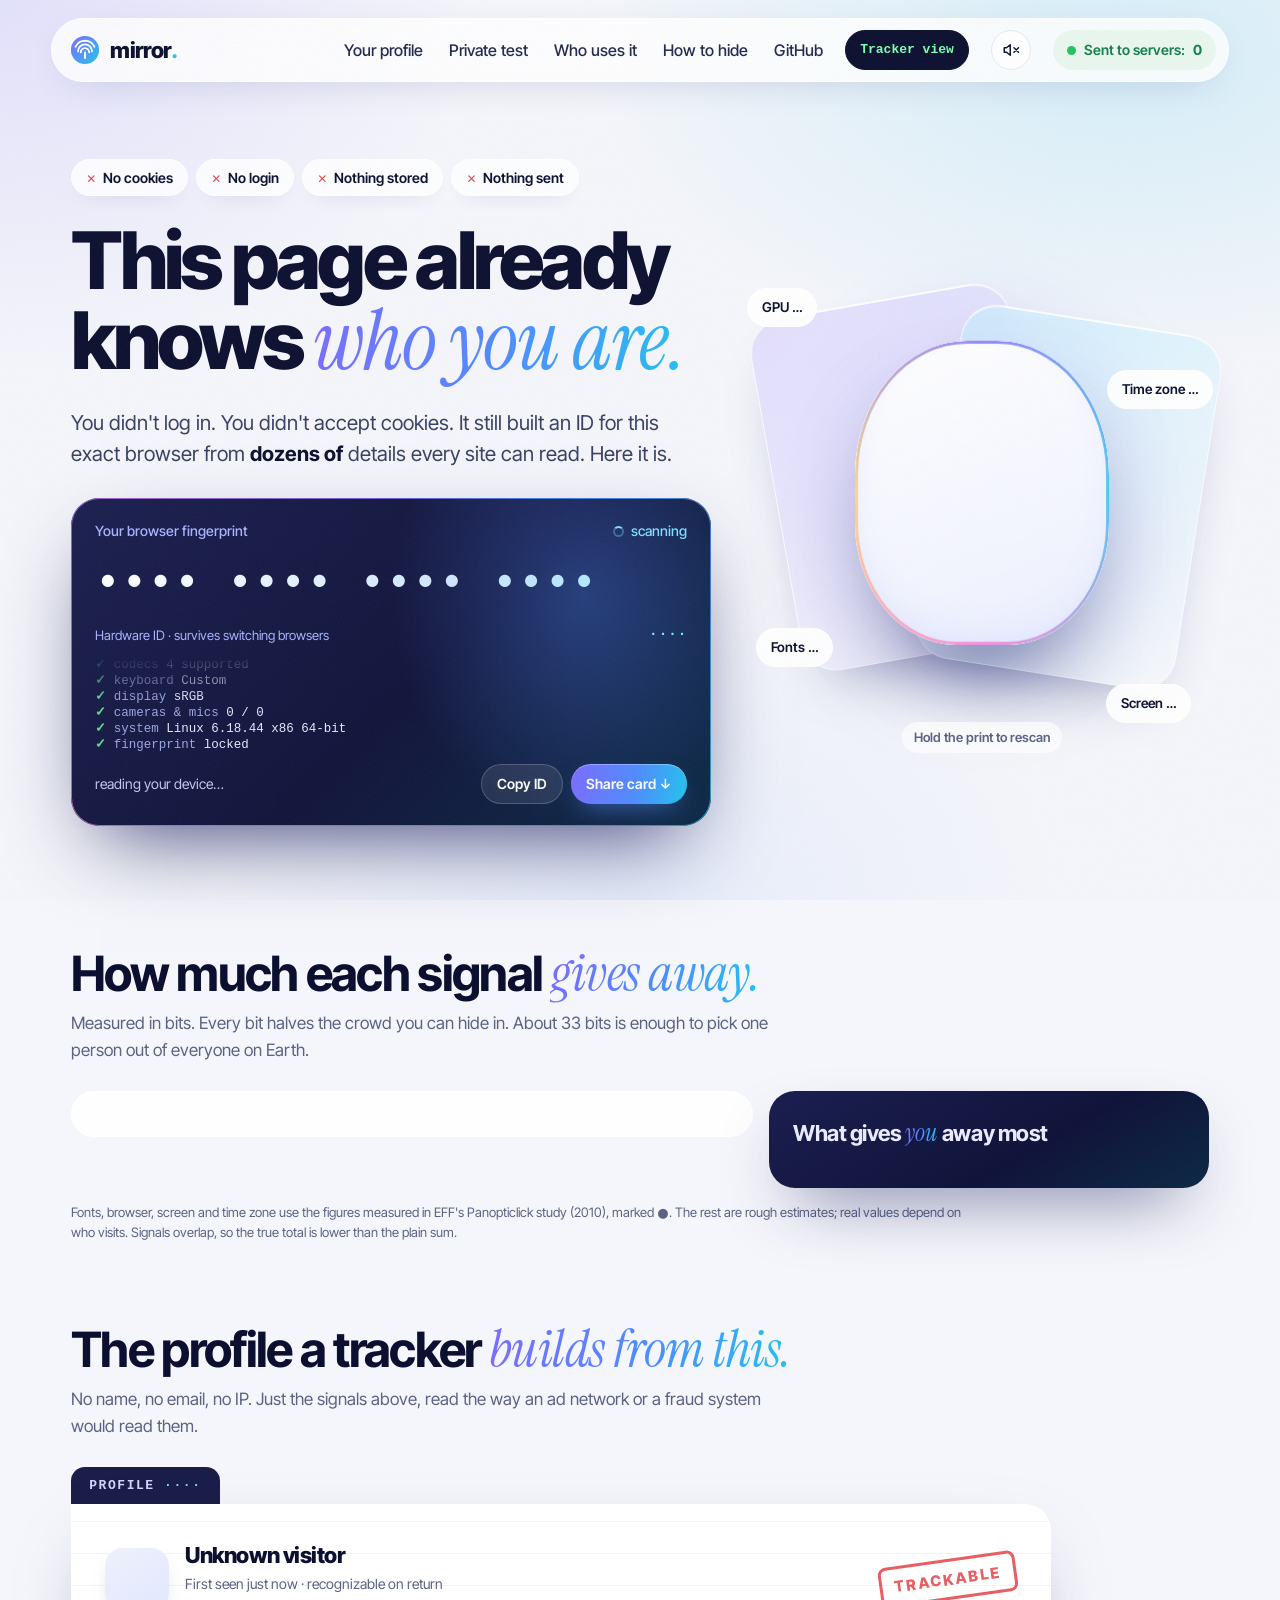
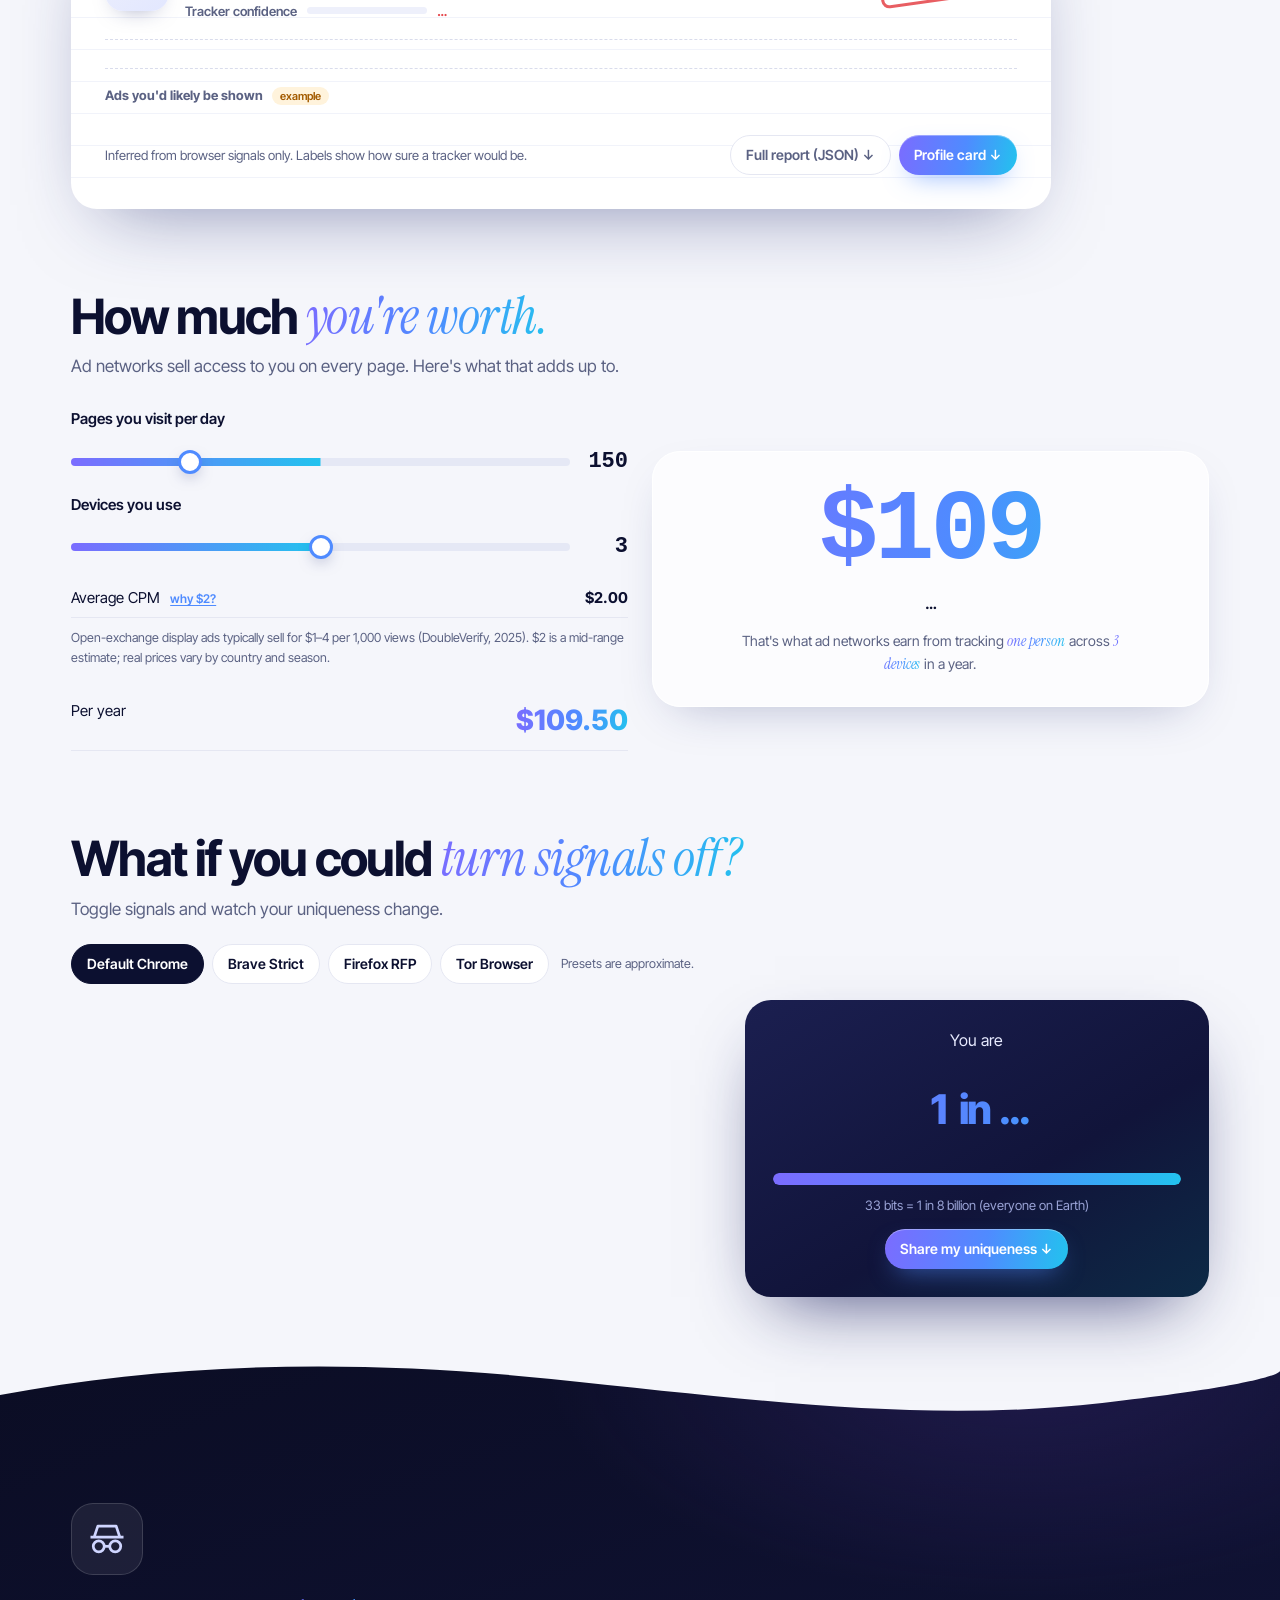
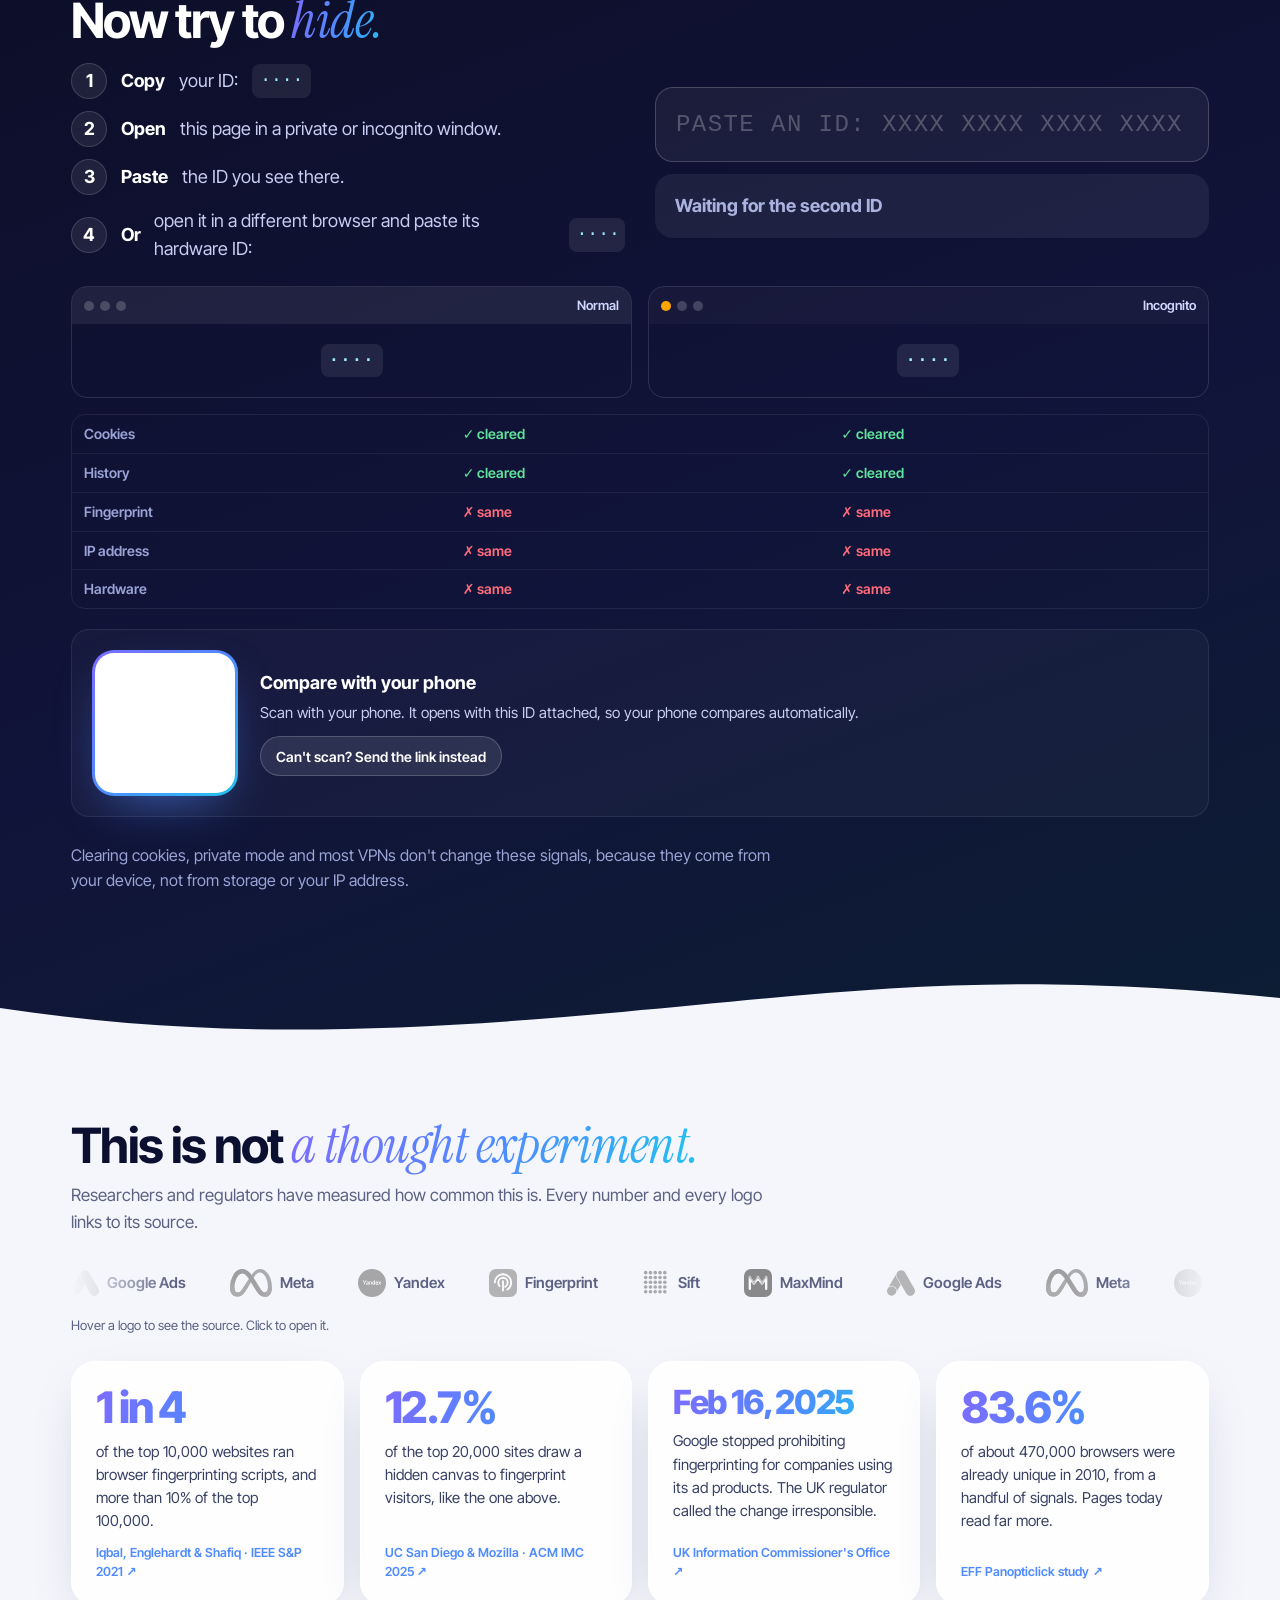
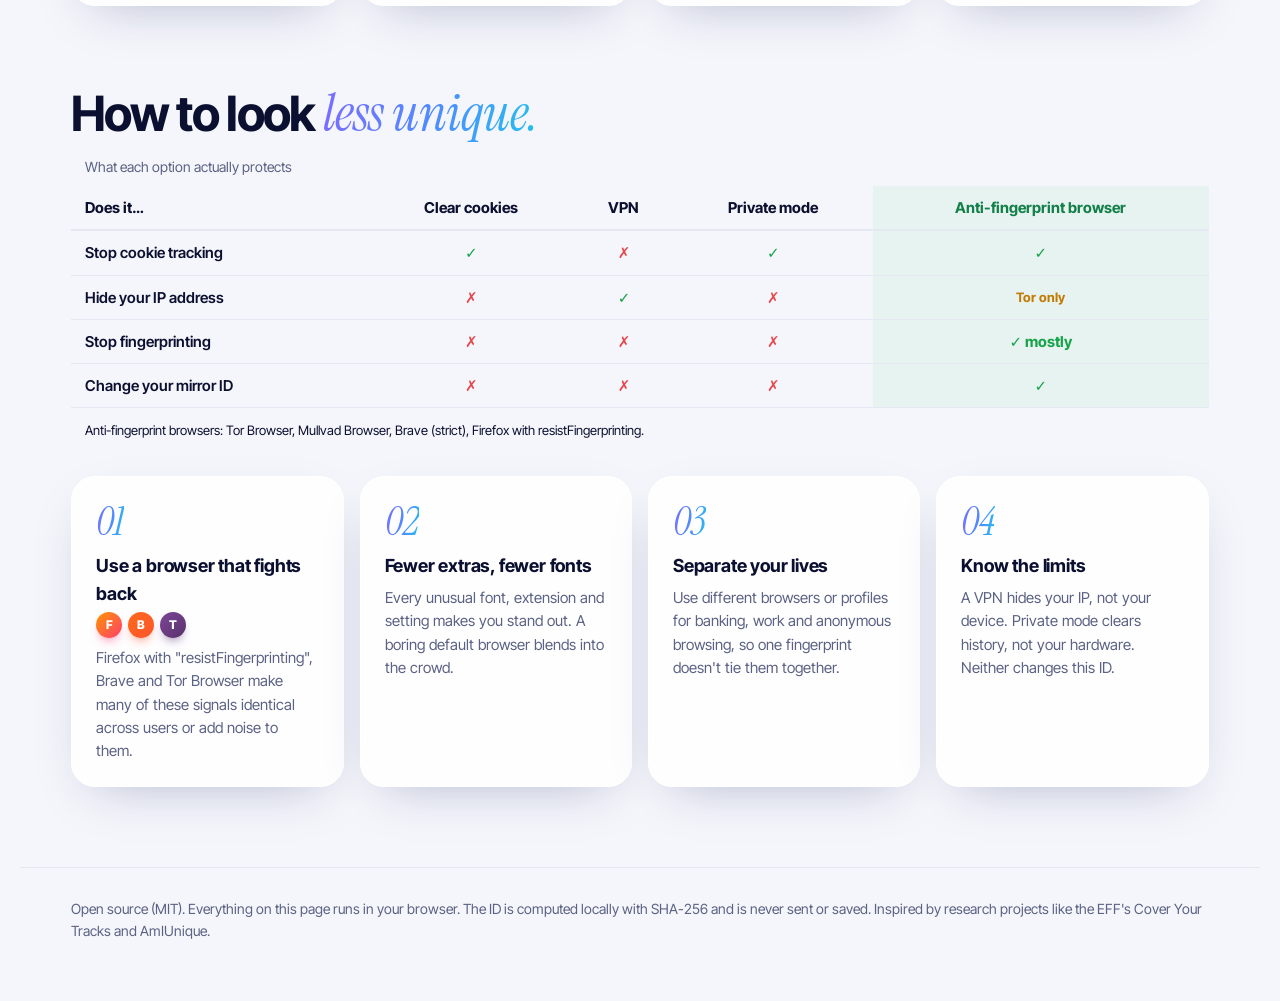
<file: index.html>
<!DOCTYPE html>
<html lang="en">
<head>
<meta charset="utf-8">
<meta name="viewport" content="width=device-width, initial-scale=1">
<title>mirror. · What every website sees about you</title>
<meta name="description" content="This page recognizes your browser without cookies, logins or storage. See every signal it reads, the profile a tracker builds, and test it in a private window.">
<meta name="theme-color" content="#f5f6fb" media="(prefers-color-scheme: light)">
<meta name="theme-color" content="#0b0d24" media="(prefers-color-scheme: dark)">
<meta name="color-scheme" content="light dark">
<link rel="canonical" href="https://leopardracer.github.io/mirror/">
<meta property="og:type" content="website">
<meta property="og:site_name" content="mirror.">
<meta property="og:url" content="https://leopardracer.github.io/mirror/">
<meta property="og:title" content="This page already knows who you are.">
<meta property="og:description" content="No cookies, no login. See the fingerprint every website can read from your browser, then try to hide in a private window.">
<meta property="og:image" content="https://leopardracer.github.io/mirror/og.png">
<meta property="og:image:width" content="1200">
<meta property="og:image:height" content="630">
<meta property="og:image:alt" content="mirror. This page already knows who you are. A browser fingerprint ID built without cookies.">
<meta name="twitter:card" content="summary_large_image">
<meta name="twitter:title" content="This page already knows who you are.">
<meta name="twitter:description" content="No cookies, no login. See the fingerprint every website can read from your browser.">
<meta name="twitter:image" content="https://leopardracer.github.io/mirror/og.png">
<link rel="preload" href="fonts/inter-tight-latin-wght-normal.woff2" as="font" type="font/woff2" crossorigin>
<link rel="preload" href="fonts/instrument-serif-latin-400-italic.woff2" as="font" type="font/woff2" crossorigin>
<link rel="icon" href="data:image/svg+xml,<svg xmlns='http://www.w3.org/2000/svg' viewBox='0 0 32 32'><circle cx='16' cy='16' r='14' fill='%235b5bf7'/><path d='M9 17a7 7 0 0 1 14 0M12 18a4 4 0 0 1 8 0M16 18v5' stroke='white' stroke-width='2.2' fill='none' stroke-linecap='round'/></svg>">
<link rel="stylesheet" href="app.min.css">
</head>
<body>
<a class="skip" href="#main">Skip to content</a>
<div class="grain" aria-hidden="true"></div>
<div class="tint" id="tint" aria-hidden="true"></div>
<div class="catch" id="catch" aria-hidden="true"></div>
<div class="prog" id="prog" aria-hidden="true"></div>

<header class="top">
  <nav class="pill" aria-label="Main">
    <a class="brand" href="./" aria-label="mirror. home">
      <svg viewBox="0 0 32 32" width="30" height="30"><defs><linearGradient id="lg" x1="0" y1="0" x2="1" y2="1"><stop offset="0" stop-color="#7b6cff"/><stop offset="1" stop-color="#22c3ee"/></linearGradient></defs><circle cx="16" cy="16" r="15" fill="url(#lg)"/><path d="M8.5 17.5a7.5 7.5 0 0 1 15 0M11.5 18.5a4.5 4.5 0 0 1 9 0M16 18.5v6M6 12.5a11 11 0 0 1 20 0" stroke="#fff" stroke-width="2" fill="none" stroke-linecap="round"/></svg>
      <b>mirror<i>.</i></b>
    </a>
    <div class="links"><a href="#dossier">Your profile</a><a href="#test">Private test</a><a href="#who">Who uses it</a><a href="#hide">How to hide</a><a id="ghlink" href="https://github.com/leopardracer/mirror" target="_blank" rel="noopener">GitHub</a></div> <button class="hbtn" id="tvbtn" aria-haspopup="dialog">Tracker view</button>
    <button class="hbtn icon" id="snd" aria-pressed="false" aria-label="Turn sound on"><svg viewBox="0 0 24 24" width="18" height="18" fill="none" stroke="currentColor" stroke-width="2" stroke-linecap="round" stroke-linejoin="round" aria-hidden="true"><path d="M11 5 6 9H3v6h3l5 4z"/><path d="m22 9-6 6M16 9l6 6"/></svg></button>
    <span class="live" title="Requests this page has made to any other server"><span class="pulse" aria-hidden="true"></span>Sent to servers: <b id="netcount">0</b></span>
  </nav>
</header>

<main id="main">
  <section class="hero">
    <div class="hero-copy">
      <div class="chips-row">
        <span class="chip" tabindex="0" data-tip="Nothing was saved in your browser.">No cookies</span><span class="chip" tabindex="0" data-tip="You never told this page who you are.">No login</span><span class="chip" tabindex="0" data-tip="No localStorage, no IndexedDB, no cache tricks.">Nothing stored</span><span class="chip" tabindex="0" data-tip="Watch the counter in the header. It stays at 0.">Nothing sent</span>
      </div>
      <h1>This page already knows <em>who you are.</em></h1>
      <p class="lede">You didn't log in. You didn't accept cookies. It still built an ID for this exact browser from <b id="nsig">dozens of</b> details every site can read. Here it is.</p>

      <div class="idcard" id="idcard">
        <div class="id-top"><span>Your browser fingerprint</span><span class="scan" id="scanstate" role="status" aria-live="polite"><i class="spin"></i>scanning</span></div>
        <div class="id" id="fid" aria-label="Your fingerprint ID">•••• •••• •••• ••••</div>
        <div class="hwrow"><span>Hardware ID · survives switching browsers</span><code id="hwid">····</code></div>
        <ol class="log" id="log" aria-hidden="true"></ol>
        <div class="noise" id="noise" hidden><b>Your browser is adding noise to fool trackers.</b> <span id="noisewhat"></span> changed between two identical reads, so mirror. left it out of your ID.</div>
        <div class="id-bot">
          <span id="idmeta">reading your device…</span>
          <span class="id-actions"><button class="btn small glassbtn" id="copyid">Copy ID</button><button class="btn small hot" id="share1">Share card ↓</button></span>
        </div>
      </div>
    </div>

    <div class="hero-art" id="art">
      <div class="halo" aria-hidden="true"></div>
      <div class="glass gl1"></div>
      <div class="glass gl2"></div>
      <div class="print-wrap">
        <div class="print">
          <div class="pi"><svg viewBox="0 0 200 240"><defs><linearGradient id="pg" x1="0" y1="0" x2="1" y2="1"><stop offset="0" stop-color="#7b6cff"/><stop offset=".55" stop-color="#4f8bff"/><stop offset="1" stop-color="#22c3ee"/></linearGradient></defs><g fill="none" stroke="url(#pg)" stroke-width="5.2" stroke-linecap="round" id="ridges"></g></svg>
          <svg class="lens" viewBox="0 0 200 240"><g fill="none" stroke="#f2fdff" stroke-width="5.6" stroke-linecap="round" id="ridges2"></g></svg></div>
          <div class="beam"></div>
        </div>
        <div class="hold-ring"></div>
      </div>
      <div class="particles" id="particles"></div>
      <div class="burst" id="burst" aria-hidden="true"></div>
      <span class="tag t1" id="tg1">GPU …</span>
      <span class="tag t2" id="tg2">Time zone …</span>
      <span class="tag t3" id="tg3">Fonts …</span>
      <span class="tag t4" id="tg4">Screen …</span>
      <span class="holdhint" id="holdhint">Hold the print to rescan</span>
    </div>
  </section>

  <section class="band" id="weight">
    <h2>How much each signal <em>gives away.</em></h2>
    <p class="sub">Measured in bits. Every bit halves the crowd you can hide in. About 33 bits is enough to pick one person out of everyone on Earth.</p>
    <div class="weight reveal">
      <div class="bars" id="bars"></div>
      <aside class="top3"><h3>What gives <em>you</em> away most</h3><ol id="top3"></ol></aside>
    </div>
    <p class="note">Fonts, browser, screen and time zone use the figures measured in EFF's Panopticlick study (2010), marked ●. The rest are rough estimates; real values depend on who visits. Signals overlap, so the true total is lower than the plain sum.</p>
  </section>

  <section class="band" id="dossier">
    <h2>The profile a tracker <em>builds from this.</em></h2>
    <p class="sub">No name, no email, no IP. Just the signals above, read the way an ad network or a fraud system would read them.</p>
    <div class="file reveal">
      <div class="file-tab">PROFILE <span id="d-id">····</span></div>
      <div class="file-body">
        <div class="file-head">
          <div class="avatar" id="avatar" aria-hidden="true"></div>
          <div><div class="file-title">Unknown visitor <span id="d-short"></span></div><div class="file-sub" id="d-seen">First seen just now · recognizable on return</div><div class="conf"><span>Tracker confidence</span><span class="conf-bar"><i id="conf-fill"></i></span><b id="conf">…</b></div></div>
          <span class="stamp" aria-label="Status: trackable">TRACKABLE</span>
        </div>
        <ul class="facts" id="facts"></ul>
        <div class="ads"><div class="ads-h">Ads you'd likely be shown <span>example</span></div><div class="ads-row" id="ads"></div></div>
        <div class="file-foot"><span>Inferred from browser signals only. Labels show how sure a tracker would be.</span><span class="id-actions"><button class="btn small" id="json">Full report (JSON) ↓</button><button class="btn small hot" id="share2">Profile card ↓</button></span></div>
      </div>
    </div>
  </section>

  <section class="band" id="worth">
    <h2>How much <em>you're worth.</em></h2>
    <p class="sub">Ad networks sell access to you on every page. Here's what that adds up to.</p>
    <div class="worth-calc reveal">
      <div class="wc-left">
        <label for="w-pages">Pages you visit per day</label>
        <div class="slider-row"><input type="range" id="w-pages" min="20" max="600" value="150" step="10"><b id="w-pv">150</b></div>
        <label for="w-dev">Devices you use</label>
        <div class="slider-row"><input type="range" id="w-dev" min="1" max="5" value="3" step="1"><b id="w-dv">3</b></div>
        <div class="wc-row"><span>Average CPM <a class="why" href="https://owlclaw.com/benchmarks/programmatic-ads-benchmarks" target="_blank" rel="noopener noreferrer">why $2?</a></span><b>$2.00</b></div>
        <p class="wc-src">Open-exchange display ads typically sell for $1–4 per 1,000 views (DoubleVerify, 2025). $2 is a mid-range estimate; real prices vary by country and season.</p>
        <div class="wc-row"><span>Per year</span><b class="wc-big" id="w-year">$109.50</b></div>
      </div>
      <div class="wc-right">
        <div class="wc-dollar" id="w-dollar" aria-hidden="true">$<span id="w-num">109</span></div>
        <p class="wc-cmp" id="w-cmp">…</p>
        <p class="wc-note" id="w-note">That's what ad networks earn from tracking <em>one person</em> across <em>3 devices</em> in a year.</p>
      </div>
    </div>
  </section>

  <section class="band" id="whatif">
    <h2>What if you could <em>turn signals off?</em></h2>
    <p class="sub">Toggle signals and watch your uniqueness change.</p>
    <div class="wi-presets" role="group" aria-label="Browser presets"><button class="pre on" data-p="chrome" aria-pressed="true">Default Chrome</button><button class="pre" data-p="brave" aria-pressed="false">Brave Strict</button><button class="pre" data-p="firefox" aria-pressed="false">Firefox RFP</button><button class="pre" data-p="tor" aria-pressed="false">Tor Browser</button><span class="wi-note">Presets are approximate.</span></div>
    <div class="wi-wrap reveal">
      <div class="wi-toggles" id="wi-toggles"></div>
      <div class="wi-result"><span>You are</span> <b class="wi-big" id="wi-uniq" aria-live="polite">1 in …</b><span class="wi-bitsum" id="wi-bitsum"></span><div class="wi-bar"><div class="wi-fill" id="wi-fill"></div></div><p class="wi-hint">33 bits = 1 in 8 billion (everyone on Earth)</p><button class="btn small hot" id="share3">Share my uniqueness ↓</button></div>
    </div>
  </section>

  <section class="dark" id="test">
    <div class="dark-in">
      <div class="incog" aria-hidden="true"><svg viewBox="0 0 48 48" width="44" height="44"><path d="M6 22h36M10 22l4-12h20l4 12" stroke="#cfd5ff" stroke-width="3" fill="none" stroke-linejoin="round"/><circle cx="15" cy="32" r="6" stroke="#cfd5ff" stroke-width="3" fill="none"/><circle cx="33" cy="32" r="6" stroke="#cfd5ff" stroke-width="3" fill="none"/><path d="M21 32h6" stroke="#cfd5ff" stroke-width="3"/></svg></div>
      <h2>Now try to <em>hide.</em></h2>
      <div class="testgrid">
        <ol>
          <li><b>Copy</b> your ID: <code id="myid">····</code></li>
          <li><b>Open</b> this page in a private or incognito window.</li>
          <li><b>Paste</b> the ID you see there.</li>
          <li><b>Or</b> open it in a different browser and paste its hardware ID: <code id="myhw">····</code></li>
        </ol>
        <div class="compare">
          <input id="otherid" placeholder="Paste an ID: XXXX XXXX XXXX XXXX" autocomplete="off" spellcheck="false" aria-label="ID from the private window">
          <div class="verdict" id="verdict" role="status" aria-live="polite">Waiting for the second ID</div>
        </div>
      </div>
      <div class="incog-compare">
        <div class="inc-win">
          <div class="inc-bar"><i></i><i></i><i></i><span>Normal</span></div>
          <div class="inc-body"><code id="inc-id1">····</code></div>
        </div>
        <div class="inc-win inc-dark">
          <div class="inc-bar"><i></i><i></i><i></i><span>Incognito</span></div>
          <div class="inc-body"><code id="inc-id2">····</code></div>
        </div>
      </div>
      <div class="inc-table">
        <div class="inc-r"><span>Cookies</span><span class="inc-y">✓ cleared</span><span class="inc-y">✓ cleared</span></div>
        <div class="inc-r"><span>History</span><span class="inc-y">✓ cleared</span><span class="inc-y">✓ cleared</span></div>
        <div class="inc-r"><span>Fingerprint</span><span class="inc-n">✗ same</span><span class="inc-n">✗ same</span></div>
        <div class="inc-r"><span>IP address</span><span class="inc-n">✗ same</span><span class="inc-n">✗ same</span></div>
        <div class="inc-r"><span>Hardware</span><span class="inc-n">✗ same</span><span class="inc-n">✗ same</span></div>
      </div>
      <div class="qr-block">
        <div class="qr-card"><canvas id="qr" width="232" height="232" role="img" aria-label="QR code that opens this page with your ID attached"></canvas></div>
        <div><b class="qr-h">Compare with your phone</b><p>Scan with your phone. It opens with this ID attached, so your phone compares automatically.</p><button class="btn small glassbtn" id="sendphone">Can't scan? Send the link instead</button></div>
      </div>
      <p class="dark-sub">Clearing cookies, private mode and most VPNs don't change these signals, because they come from your device, not from storage or your IP address.</p>
    </div>
  </section>

  <section class="band" id="who">
    <h2>This is not <em>a thought experiment.</em></h2>
    <p class="sub">Researchers and regulators have measured how common this is. Every number and every logo links to its source.</p>
    <div class="logo-row" aria-label="Companies documented in research as using or enabling fingerprinting">
      <div class="logo-track"><div class="logo-set">
      <a class="co" href="https://ico.org.uk/about-the-ico/media-centre/news-and-blogs/2024/12/our-response-to-google-s-policy-change-on-fingerprinting/" target="_blank" rel="noopener noreferrer" title="UK ICO: Google allowed fingerprinting in its ad products from Feb 2025"><svg fill="#4285F4" role="img" viewBox="0 0 24 24" xmlns="http://www.w3.org/2000/svg"><title>Google Ads</title><path d="M3.9998 22.9291C1.7908 22.9291 0 21.1383 0 18.9293s1.7908-3.9998 3.9998-3.9998 3.9998 1.7908 3.9998 3.9998-1.7908 3.9998-3.9998 3.9998zm19.4643-6.0004L15.4632 3.072C14.3586 1.1587 11.9121.5028 9.9988 1.6074S7.4295 5.1585 8.5341 7.0718l8.0009 13.8567c1.1046 1.9133 3.5511 2.5679 5.4644 1.4646 1.9134-1.1046 2.568-3.5511 1.4647-5.4644zM7.5137 4.8438L1.5645 15.1484A4.5 4.5 0 0 1 4 14.4297c2.5597-.0075 4.6248 2.1585 4.4941 4.7148l3.2168-5.5723-3.6094-6.25c-.4499-.7793-.6322-1.6394-.5878-2.4784z"/></svg><b>Google Ads</b><span class="co-src">UK ICO: Google allowed fingerprinting in its ad products from Feb 2025 ↗</span></a>
      <a class="co" href="https://petsymposium.org/popets/2024/popets-2024-0086.php" target="_blank" rel="noopener noreferrer" title="PoPETs 2024: Meta matches site visitors using fingerprinting data such as IP and user agent"><svg xmlns="http://www.w3.org/2000/svg" width="256" height="171" preserveAspectRatio="xMidYMid" viewBox="0 0 256 171"><defs><linearGradient id="meta-a" x1="13.878%" x2="89.144%" y1="55.934%" y2="58.694%"><stop offset="0%" stop-color="#0064E1"/><stop offset="40%" stop-color="#0064E1"/><stop offset="83%" stop-color="#0073EE"/><stop offset="100%" stop-color="#0082FB"/></linearGradient><linearGradient id="meta-b" x1="54.315%" x2="54.315%" y1="82.782%" y2="39.307%"><stop offset="0%" stop-color="#0082FB"/><stop offset="100%" stop-color="#0064E0"/></linearGradient></defs><path fill="#0081FB" d="M27.651 112.136c0 9.775 2.146 17.28 4.95 21.82 3.677 5.947 9.16 8.466 14.751 8.466 7.211 0 13.808-1.79 26.52-19.372 10.185-14.092 22.186-33.874 30.26-46.275l13.675-21.01c9.499-14.591 20.493-30.811 33.1-41.806C161.196 4.985 172.298 0 183.47 0c18.758 0 36.625 10.87 50.3 31.257C248.735 53.584 256 81.707 256 110.729c0 17.253-3.4 29.93-9.187 39.946-5.591 9.686-16.488 19.363-34.818 19.363v-27.616c15.695 0 19.612-14.422 19.612-30.927 0-23.52-5.484-49.623-17.564-68.273-8.574-13.23-19.684-21.313-31.907-21.313-13.22 0-23.859 9.97-35.815 27.75-6.356 9.445-12.882 20.956-20.208 33.944l-8.066 14.289c-16.203 28.728-20.307 35.271-28.408 46.07-14.2 18.91-26.324 26.076-42.287 26.076-18.935 0-30.91-8.2-38.325-20.556C2.973 139.413 0 126.202 0 111.148l27.651.988Z"/><path fill="url(#meta-a)" d="M21.802 33.206C34.48 13.666 52.774 0 73.757 0 85.91 0 97.99 3.597 110.605 13.897c13.798 11.261 28.505 29.805 46.853 60.368l6.58 10.967c15.881 26.459 24.917 40.07 30.205 46.49 6.802 8.243 11.565 10.7 17.752 10.7 15.695 0 19.612-14.422 19.612-30.927l24.393-.766c0 17.253-3.4 29.93-9.187 39.946-5.591 9.686-16.488 19.363-34.818 19.363-11.395 0-21.49-2.475-32.654-13.007-8.582-8.083-18.615-22.443-26.334-35.352l-22.96-38.352C118.528 64.08 107.96 49.73 101.845 43.23c-6.578-6.988-15.036-15.428-28.532-15.428-10.923 0-20.2 7.666-27.963 19.39L21.802 33.206Z"/><path fill="url(#meta-b)" d="M73.312 27.802c-10.923 0-20.2 7.666-27.963 19.39-10.976 16.568-17.698 41.245-17.698 64.944 0 9.775 2.146 17.28 4.95 21.82L9.027 149.482C2.973 139.413 0 126.202 0 111.148 0 83.772 7.514 55.24 21.802 33.206 34.48 13.666 52.774 0 73.757 0l-.445 27.802Z"/></svg><b>Meta</b><span class="co-src">PoPETs 2024: Meta matches site visitors using fingerprinting data such as IP and user agent ↗</span></a>
      <a class="co" href="https://arxiv.org/abs/2210.11300" target="_blank" rel="noopener noreferrer" title="TU Berlin 2021: fingerprinting script networks traced to Google, Yandex, MaxMind, Sift and FingerprintJS"><svg xmlns="http://www.w3.org/2000/svg" viewBox="0 0 1024 1024">    <circle cx="512" cy="512" r="512" style="fill:#fc3f1d"/>    <path d="M390.3 542.51q0 14 1.37 28.06h-26.54a35.68 35.68 0 0 1-2.06-9.12h-1.14c-5.26 5.48-12.13 10.72-28.14 10.72-21 0-35.23-13-35.23-36.27s18.53-37 60.17-37h4.35v-6.39c0-12.32-5.95-16.88-19-16.88-14 0-30 5.93-37.29 11.41v-22.56a81.65 81.65 0 0 1 40.5-10.48c28.83 0 43 10.49 43 38.33ZM363.07 517h-3.89c-23.34 0-32.71 4.79-32.71 18.25 0 10.27 5.72 17.11 17.16 17.11 9.61 0 16-4.11 19.45-9.13Zm76.64 53.61h-27.22V455.82H439l.69 9.58h1.37c5.49-5.48 15.1-11.41 31.34-11.41 22.19 0 31.34 10 31.34 32.85v83.73h-27.2v-81c0-8.67-4.35-12.78-14-12.78-9.84 0-17.84 5.25-22.88 11.41ZM522.07 514c0-38.33 18.3-60.46 44.61-60.46 11.9 0 22 5.48 28.83 15.74V412h27.22v158.57h-25.17l-1.37-14.83c-7.32 11.18-17.84 17.11-30.65 17.11-25.62 0-43.47-21-43.47-58.86m28.14 0c0 26 7.32 37.41 22.19 37.41 15.33 0 23.11-11.63 23.11-38.33 0-26.46-7.32-38.1-22-38.1-15.56 0-23.33 11.86-23.33 39m144.35 58.86c-34.77 0-54.45-19.39-54.45-59.32 0-34.68 15.79-60 49-60 27.22 0 44.84 15.06 44.84 55v14.37h-65.67c1.14 19.16 8.69 28.52 28.6 28.52 13.27 0 27.45-5 35.92-10.72v22.13c-8 5.47-20.82 10-38.2 10m-26.31-70h38v-2.28c0-14.37-4.12-25.55-17.62-25.55-13 0-19.67 9.58-20.36 27.83m122.62 29-23.11 38.78h-27.71l36.15-59.77-34.77-55h30.65l22 34.68 19.67-34.68H841l-32.49 55.67L846 570.57h-30.65Zm-532.6 38.76v-19.39c0-26.24-4.58-38.1-15.1-60.91L207.28 412H178l42.32 91.48c8.69 18.71 11.21 29.43 11.21 51.1v16Zm18.07-81.9L310.23 412h-28.14l-33.4 76.66Z" style="fill:#fff"/> </svg><b>Yandex</b><span class="co-src">TU Berlin 2021: fingerprinting script networks traced to Google, Yandex, MaxMind, Sift and FingerprintJS ↗</span></a>
      <a class="co" href="https://github.com/fingerprintjs/fingerprintjs" target="_blank" rel="noopener noreferrer" title="Sells browser fingerprinting as its core product (FingerprintJS)"><svg xmlns="http://www.w3.org/2000/svg" viewBox="0 0 24 24"><rect width="24" height="24" rx="6" fill="#FF5D22"/><g fill="none" stroke="#fff" stroke-width="1.6" stroke-linecap="round"><path d="M12 4.5a7 7 0 0 0-7 7"/><path d="M12 4.5a7 7 0 0 1 7 7c0 2.4-1 4.5-3.2 6"/><path d="M12 7.5a4 4 0 0 0-4 4c0 1.3.4 2.3 1 3.1"/><path d="M12 7.5a4 4 0 0 1 4 4c0 1.6-.8 2.9-2.2 3.8"/><path d="M12 10.5v8"/></g></svg><b>Fingerprint</b><span class="co-src">Sells browser fingerprinting as its core product (FingerprintJS) ↗</span></a>
      <a class="co" href="https://arxiv.org/abs/2210.11300" target="_blank" rel="noopener noreferrer" title="TU Berlin 2021: fingerprinting script networks traced to Google, Yandex, MaxMind, Sift and FingerprintJS"><svg xmlns="http://www.w3.org/2000/svg" viewBox="0 0 48 48"><g fill="#2e69ff"><circle cx="6.3" cy="6.3" r="3.1"/><circle cx="6.3" cy="14.5" r="3.1"/><circle cx="6.3" cy="22.7" r="3.1"/><circle cx="6.3" cy="30.9" r="3.1"/><circle cx="6.3" cy="39.1" r="3.1"/><circle cx="14.5" cy="6.3" r="3.1"/><circle cx="14.5" cy="14.5" r="3.1"/><circle cx="14.5" cy="22.7" r="3.1"/><circle cx="14.5" cy="30.9" r="3.1"/><circle cx="14.5" cy="39.1" r="3.1"/><circle cx="22.7" cy="6.3" r="3.1"/><circle cx="22.7" cy="14.5" r="3.1"/><circle cx="22.7" cy="22.7" r="3.1"/><circle cx="22.7" cy="30.9" r="3.1"/><circle cx="22.7" cy="39.1" r="3.1"/><circle cx="30.9" cy="6.3" r="3.1"/><circle cx="30.9" cy="14.5" r="3.1"/><circle cx="30.9" cy="22.7" r="3.1"/><circle cx="30.9" cy="30.9" r="3.1"/><circle cx="30.9" cy="39.1" r="3.1"/><circle cx="39.1" cy="6.3" r="3.1"/><circle cx="39.1" cy="14.5" r="3.1"/><circle cx="39.1" cy="22.7" r="3.1"/><circle cx="39.1" cy="30.9" r="3.1"/><circle cx="39.1" cy="39.1" r="3.1"/></g></svg><b>Sift</b><span class="co-src">TU Berlin 2021: fingerprinting script networks traced to Google, Yandex, MaxMind, Sift and FingerprintJS ↗</span></a>
      <a class="co" href="https://arxiv.org/abs/2210.11300" target="_blank" rel="noopener noreferrer" title="TU Berlin 2021: fingerprinting script networks traced to Google, Yandex, MaxMind, Sift and FingerprintJS"><svg xmlns="http://www.w3.org/2000/svg" viewBox="0 0 24 24"><rect width="24" height="24" rx="6" fill="#003A5C"/><g fill="none" stroke-width="2" stroke-linecap="round" stroke-linejoin="round"><path d="M5 17V8l3.5 4.5L12 8l3.5 4.5L19 8v9" stroke="#fff"/><circle cx="5" cy="7" r="1.2" fill="#56B4E8" stroke="none"/><circle cx="8.5" cy="11.5" r="1.2" fill="#3D9CD8" stroke="none"/><circle cx="12" cy="7" r="1.2" fill="#56B4E8" stroke="none"/><circle cx="15.5" cy="11.5" r="1.2" fill="#3D9CD8" stroke="none"/><circle cx="19" cy="7" r="1.2" fill="#56B4E8" stroke="none"/><line x1="5" y1="7" x2="8.5" y2="11.5" stroke="#4AA8E0" stroke-width="1.2"/><line x1="8.5" y1="11.5" x2="12" y2="7" stroke="#4AA8E0" stroke-width="1.2"/><line x1="12" y1="7" x2="15.5" y2="11.5" stroke="#4AA8E0" stroke-width="1.2"/><line x1="15.5" y1="11.5" x2="19" y2="7" stroke="#4AA8E0" stroke-width="1.2"/></g></svg><b>MaxMind</b><span class="co-src">TU Berlin 2021: fingerprinting script networks traced to Google, Yandex, MaxMind, Sift and FingerprintJS ↗</span></a>
      </div><div class="logo-set" aria-hidden="true">
      <a class="co" href="https://ico.org.uk/about-the-ico/media-centre/news-and-blogs/2024/12/our-response-to-google-s-policy-change-on-fingerprinting/" target="_blank" rel="noopener noreferrer" title="UK ICO: Google allowed fingerprinting in its ad products from Feb 2025"><svg fill="#4285F4" role="img" viewBox="0 0 24 24" xmlns="http://www.w3.org/2000/svg"><path d="M3.9998 22.9291C1.7908 22.9291 0 21.1383 0 18.9293s1.7908-3.9998 3.9998-3.9998 3.9998 1.7908 3.9998 3.9998-1.7908 3.9998-3.9998 3.9998zm19.4643-6.0004L15.4632 3.072C14.3586 1.1587 11.9121.5028 9.9988 1.6074S7.4295 5.1585 8.5341 7.0718l8.0009 13.8567c1.1046 1.9133 3.5511 2.5679 5.4644 1.4646 1.9134-1.1046 2.568-3.5511 1.4647-5.4644zM7.5137 4.8438L1.5645 15.1484A4.5 4.5 0 0 1 4 14.4297c2.5597-.0075 4.6248 2.1585 4.4941 4.7148l3.2168-5.5723-3.6094-6.25c-.4499-.7793-.6322-1.6394-.5878-2.4784z"/></svg><b>Google Ads</b><span class="co-src">UK ICO: Google allowed fingerprinting in its ad products from Feb 2025 ↗</span></a>
      <a class="co" href="https://petsymposium.org/popets/2024/popets-2024-0086.php" target="_blank" rel="noopener noreferrer" title="PoPETs 2024: Meta matches site visitors using fingerprinting data such as IP and user agent"><svg xmlns="http://www.w3.org/2000/svg" width="256" height="171" preserveAspectRatio="xMidYMid" viewBox="0 0 256 171"><defs><linearGradient id="meta-a2" x1="13.878%" x2="89.144%" y1="55.934%" y2="58.694%"><stop offset="0%" stop-color="#0064E1"/><stop offset="40%" stop-color="#0064E1"/><stop offset="83%" stop-color="#0073EE"/><stop offset="100%" stop-color="#0082FB"/></linearGradient><linearGradient id="meta-b2" x1="54.315%" x2="54.315%" y1="82.782%" y2="39.307%"><stop offset="0%" stop-color="#0082FB"/><stop offset="100%" stop-color="#0064E0"/></linearGradient></defs><path fill="#0081FB" d="M27.651 112.136c0 9.775 2.146 17.28 4.95 21.82 3.677 5.947 9.16 8.466 14.751 8.466 7.211 0 13.808-1.79 26.52-19.372 10.185-14.092 22.186-33.874 30.26-46.275l13.675-21.01c9.499-14.591 20.493-30.811 33.1-41.806C161.196 4.985 172.298 0 183.47 0c18.758 0 36.625 10.87 50.3 31.257C248.735 53.584 256 81.707 256 110.729c0 17.253-3.4 29.93-9.187 39.946-5.591 9.686-16.488 19.363-34.818 19.363v-27.616c15.695 0 19.612-14.422 19.612-30.927 0-23.52-5.484-49.623-17.564-68.273-8.574-13.23-19.684-21.313-31.907-21.313-13.22 0-23.859 9.97-35.815 27.75-6.356 9.445-12.882 20.956-20.208 33.944l-8.066 14.289c-16.203 28.728-20.307 35.271-28.408 46.07-14.2 18.91-26.324 26.076-42.287 26.076-18.935 0-30.91-8.2-38.325-20.556C2.973 139.413 0 126.202 0 111.148l27.651.988Z"/><path fill="url(#meta-a2)" d="M21.802 33.206C34.48 13.666 52.774 0 73.757 0 85.91 0 97.99 3.597 110.605 13.897c13.798 11.261 28.505 29.805 46.853 60.368l6.58 10.967c15.881 26.459 24.917 40.07 30.205 46.49 6.802 8.243 11.565 10.7 17.752 10.7 15.695 0 19.612-14.422 19.612-30.927l24.393-.766c0 17.253-3.4 29.93-9.187 39.946-5.591 9.686-16.488 19.363-34.818 19.363-11.395 0-21.49-2.475-32.654-13.007-8.582-8.083-18.615-22.443-26.334-35.352l-22.96-38.352C118.528 64.08 107.96 49.73 101.845 43.23c-6.578-6.988-15.036-15.428-28.532-15.428-10.923 0-20.2 7.666-27.963 19.39L21.802 33.206Z"/><path fill="url(#meta-b2)" d="M73.312 27.802c-10.923 0-20.2 7.666-27.963 19.39-10.976 16.568-17.698 41.245-17.698 64.944 0 9.775 2.146 17.28 4.95 21.82L9.027 149.482C2.973 139.413 0 126.202 0 111.148 0 83.772 7.514 55.24 21.802 33.206 34.48 13.666 52.774 0 73.757 0l-.445 27.802Z"/></svg><b>Meta</b><span class="co-src">PoPETs 2024: Meta matches site visitors using fingerprinting data such as IP and user agent ↗</span></a>
      <a class="co" href="https://arxiv.org/abs/2210.11300" target="_blank" rel="noopener noreferrer" title="TU Berlin 2021: fingerprinting script networks traced to Google, Yandex, MaxMind, Sift and FingerprintJS"><svg xmlns="http://www.w3.org/2000/svg" viewBox="0 0 1024 1024">    <circle cx="512" cy="512" r="512" style="fill:#fc3f1d"/>    <path d="M390.3 542.51q0 14 1.37 28.06h-26.54a35.68 35.68 0 0 1-2.06-9.12h-1.14c-5.26 5.48-12.13 10.72-28.14 10.72-21 0-35.23-13-35.23-36.27s18.53-37 60.17-37h4.35v-6.39c0-12.32-5.95-16.88-19-16.88-14 0-30 5.93-37.29 11.41v-22.56a81.65 81.65 0 0 1 40.5-10.48c28.83 0 43 10.49 43 38.33ZM363.07 517h-3.89c-23.34 0-32.71 4.79-32.71 18.25 0 10.27 5.72 17.11 17.16 17.11 9.61 0 16-4.11 19.45-9.13Zm76.64 53.61h-27.22V455.82H439l.69 9.58h1.37c5.49-5.48 15.1-11.41 31.34-11.41 22.19 0 31.34 10 31.34 32.85v83.73h-27.2v-81c0-8.67-4.35-12.78-14-12.78-9.84 0-17.84 5.25-22.88 11.41ZM522.07 514c0-38.33 18.3-60.46 44.61-60.46 11.9 0 22 5.48 28.83 15.74V412h27.22v158.57h-25.17l-1.37-14.83c-7.32 11.18-17.84 17.11-30.65 17.11-25.62 0-43.47-21-43.47-58.86m28.14 0c0 26 7.32 37.41 22.19 37.41 15.33 0 23.11-11.63 23.11-38.33 0-26.46-7.32-38.1-22-38.1-15.56 0-23.33 11.86-23.33 39m144.35 58.86c-34.77 0-54.45-19.39-54.45-59.32 0-34.68 15.79-60 49-60 27.22 0 44.84 15.06 44.84 55v14.37h-65.67c1.14 19.16 8.69 28.52 28.6 28.52 13.27 0 27.45-5 35.92-10.72v22.13c-8 5.47-20.82 10-38.2 10m-26.31-70h38v-2.28c0-14.37-4.12-25.55-17.62-25.55-13 0-19.67 9.58-20.36 27.83m122.62 29-23.11 38.78h-27.71l36.15-59.77-34.77-55h30.65l22 34.68 19.67-34.68H841l-32.49 55.67L846 570.57h-30.65Zm-532.6 38.76v-19.39c0-26.24-4.58-38.1-15.1-60.91L207.28 412H178l42.32 91.48c8.69 18.71 11.21 29.43 11.21 51.1v16Zm18.07-81.9L310.23 412h-28.14l-33.4 76.66Z" style="fill:#fff"/> </svg><b>Yandex</b><span class="co-src">TU Berlin 2021: fingerprinting script networks traced to Google, Yandex, MaxMind, Sift and FingerprintJS ↗</span></a>
      <a class="co" href="https://github.com/fingerprintjs/fingerprintjs" target="_blank" rel="noopener noreferrer" title="Sells browser fingerprinting as its core product (FingerprintJS)"><svg xmlns="http://www.w3.org/2000/svg" viewBox="0 0 24 24"><rect width="24" height="24" rx="6" fill="#FF5D22"/><g fill="none" stroke="#fff" stroke-width="1.6" stroke-linecap="round"><path d="M12 4.5a7 7 0 0 0-7 7"/><path d="M12 4.5a7 7 0 0 1 7 7c0 2.4-1 4.5-3.2 6"/><path d="M12 7.5a4 4 0 0 0-4 4c0 1.3.4 2.3 1 3.1"/><path d="M12 7.5a4 4 0 0 1 4 4c0 1.6-.8 2.9-2.2 3.8"/><path d="M12 10.5v8"/></g></svg><b>Fingerprint</b><span class="co-src">Sells browser fingerprinting as its core product (FingerprintJS) ↗</span></a>
      <a class="co" href="https://arxiv.org/abs/2210.11300" target="_blank" rel="noopener noreferrer" title="TU Berlin 2021: fingerprinting script networks traced to Google, Yandex, MaxMind, Sift and FingerprintJS"><svg xmlns="http://www.w3.org/2000/svg" viewBox="0 0 48 48"><g fill="#2e69ff"><circle cx="6.3" cy="6.3" r="3.1"/><circle cx="6.3" cy="14.5" r="3.1"/><circle cx="6.3" cy="22.7" r="3.1"/><circle cx="6.3" cy="30.9" r="3.1"/><circle cx="6.3" cy="39.1" r="3.1"/><circle cx="14.5" cy="6.3" r="3.1"/><circle cx="14.5" cy="14.5" r="3.1"/><circle cx="14.5" cy="22.7" r="3.1"/><circle cx="14.5" cy="30.9" r="3.1"/><circle cx="14.5" cy="39.1" r="3.1"/><circle cx="22.7" cy="6.3" r="3.1"/><circle cx="22.7" cy="14.5" r="3.1"/><circle cx="22.7" cy="22.7" r="3.1"/><circle cx="22.7" cy="30.9" r="3.1"/><circle cx="22.7" cy="39.1" r="3.1"/><circle cx="30.9" cy="6.3" r="3.1"/><circle cx="30.9" cy="14.5" r="3.1"/><circle cx="30.9" cy="22.7" r="3.1"/><circle cx="30.9" cy="30.9" r="3.1"/><circle cx="30.9" cy="39.1" r="3.1"/><circle cx="39.1" cy="6.3" r="3.1"/><circle cx="39.1" cy="14.5" r="3.1"/><circle cx="39.1" cy="22.7" r="3.1"/><circle cx="39.1" cy="30.9" r="3.1"/><circle cx="39.1" cy="39.1" r="3.1"/></g></svg><b>Sift</b><span class="co-src">TU Berlin 2021: fingerprinting script networks traced to Google, Yandex, MaxMind, Sift and FingerprintJS ↗</span></a>
      <a class="co" href="https://arxiv.org/abs/2210.11300" target="_blank" rel="noopener noreferrer" title="TU Berlin 2021: fingerprinting script networks traced to Google, Yandex, MaxMind, Sift and FingerprintJS"><svg xmlns="http://www.w3.org/2000/svg" viewBox="0 0 24 24"><rect width="24" height="24" rx="6" fill="#003A5C"/><g fill="none" stroke-width="2" stroke-linecap="round" stroke-linejoin="round"><path d="M5 17V8l3.5 4.5L12 8l3.5 4.5L19 8v9" stroke="#fff"/><circle cx="5" cy="7" r="1.2" fill="#56B4E8" stroke="none"/><circle cx="8.5" cy="11.5" r="1.2" fill="#3D9CD8" stroke="none"/><circle cx="12" cy="7" r="1.2" fill="#56B4E8" stroke="none"/><circle cx="15.5" cy="11.5" r="1.2" fill="#3D9CD8" stroke="none"/><circle cx="19" cy="7" r="1.2" fill="#56B4E8" stroke="none"/><line x1="5" y1="7" x2="8.5" y2="11.5" stroke="#4AA8E0" stroke-width="1.2"/><line x1="8.5" y1="11.5" x2="12" y2="7" stroke="#4AA8E0" stroke-width="1.2"/><line x1="12" y1="7" x2="15.5" y2="11.5" stroke="#4AA8E0" stroke-width="1.2"/><line x1="15.5" y1="11.5" x2="19" y2="7" stroke="#4AA8E0" stroke-width="1.2"/></g></svg><b>MaxMind</b><span class="co-src">TU Berlin 2021: fingerprinting script networks traced to Google, Yandex, MaxMind, Sift and FingerprintJS ↗</span></a>
      </div></div>
    </div>
    <p class="co-cap" id="co-cap" aria-live="polite">Hover a logo to see the source. Click to open it.</p>
    <div class="stats">
      <a class="stat reveal" href="https://arxiv.org/abs/2008.04480" target="_blank" rel="noopener noreferrer"><b>1 in 4</b><p>of the top 10,000 websites ran browser fingerprinting scripts, and more than 10% of the top 100,000.</p><span>Iqbal, Englehardt &amp; Shafiq · IEEE S&amp;P 2021 ↗</span></a>
      <a class="stat reveal" href="https://cseweb.ucsd.edu/~savage/papers/IMC25Canvas.pdf" target="_blank" rel="noopener noreferrer"><b>12.7%</b><p>of the top 20,000 sites draw a hidden canvas to fingerprint visitors, like the one above.</p><span>UC San Diego &amp; Mozilla · ACM IMC 2025 ↗</span></a>
      <a class="stat reveal" href="https://ico.org.uk/about-the-ico/media-centre/news-and-blogs/2024/12/our-response-to-google-s-policy-change-on-fingerprinting/" target="_blank" rel="noopener noreferrer"><b class="d">Feb 16, 2025</b><p>Google stopped prohibiting fingerprinting for companies using its ad products. The UK regulator called the change irresponsible.</p><span>UK Information Commissioner's Office ↗</span></a>
      <a class="stat reveal" href="https://www.eff.org/deeplinks/2010/05/every-browser-unique-results-fom-panopticlick" target="_blank" rel="noopener noreferrer"><b>83.6%</b><p>of about 470,000 browsers were already unique in 2010, from a handful of signals. Pages today read far more.</p><span>EFF Panopticlick study ↗</span></a>
    </div>
  </section>

  <section class="band" id="hide">
    <h2>How to look <em>less unique.</em></h2>
    <div class="you-tip reveal" id="you-tip" hidden><div class="yt-ico" id="yt-ico" aria-hidden="true"></div><div class="yt-txt"><b id="yt-h"></b><p id="yt-p"></p></div><button class="btn small hot" id="yt-try">Try it above ↑</button></div>

    <div class="cmp reveal" id="cmp">
      <table>
        <caption class="cmp-cap">What each option actually protects</caption>
        <thead><tr><th>Does it…</th><th>Clear cookies</th><th>VPN</th><th>Private mode</th><th>Anti-fingerprint browser</th></tr></thead>
        <tbody>
          <tr><td>Stop cookie tracking</td><td class="ok">✓</td><td class="no">✗</td><td class="ok">✓</td><td class="ok">✓</td></tr>
          <tr><td>Hide your IP address</td><td class="no">✗</td><td class="ok">✓</td><td class="no">✗</td><td class="part">Tor only</td></tr>
          <tr><td>Stop fingerprinting</td><td class="no">✗</td><td class="no">✗</td><td class="no">✗</td><td class="ok">✓ mostly</td></tr>
          <tr><td>Change your mirror ID</td><td class="no">✗</td><td class="no">✗</td><td class="no">✗</td><td class="ok">✓</td></tr>
        </tbody>
        <tfoot><tr><td colspan="5">Anti-fingerprint browsers: Tor Browser, Mullvad Browser, Brave (strict), Firefox with resistFingerprinting.</td></tr></tfoot>
      </table>
    </div>
    <div class="tips">
      <article class="reveal" id="tip-1"><span class="n">01</span><h3>Use a browser that fights back</h3><div class="brs" aria-label="Firefox, Brave, Tor Browser"><span class="br" style="--c1:#ff9500;--c2:#ff3d6e" title="Firefox">F</span><span class="br" style="--c1:#ff6a1a;--c2:#fb542b" title="Brave">B</span><span class="br" style="--c1:#7d4698;--c2:#59316b" title="Tor Browser">T</span></div><p>Firefox with "resistFingerprinting", Brave and Tor Browser make many of these signals identical across users or add noise to them.</p></article>
      <article class="reveal" id="tip-2"><span class="n">02</span><h3>Fewer extras, fewer fonts</h3><p>Every unusual font, extension and setting makes you stand out. A boring default browser blends into the crowd.</p></article>
      <article class="reveal" id="tip-3"><span class="n">03</span><h3>Separate your lives</h3><p>Use different browsers or profiles for banking, work and anonymous browsing, so one fingerprint doesn't tie them together.</p></article>
      <article class="reveal" id="tip-4"><span class="n">04</span><h3>Know the limits</h3><p>A VPN hides your IP, not your device. Private mode clears history, not your hardware. Neither changes this ID.</p></article>
    </div>
  </section>
</main>

<footer>
  <p>Open source (MIT). Everything on this page runs in your browser. The ID is computed locally with SHA-256 and is never sent or saved. Inspired by research projects like the EFF's Cover Your Tracks and AmIUnique.</p>
</footer>
<div class="tv" id="tv" hidden role="dialog" aria-modal="true" aria-labelledby="tv-h">
  <div class="tv-in">
    <div class="tv-top"><b id="tv-h">TRACKER VIEW</b><span class="tv-sim">simulation</span><button class="tv-x" id="tv-x" aria-label="Close tracker view">✕</button></div>
    <pre id="tv-log" aria-live="polite"></pre>
    <div class="tv-foot">Bidders and prices are invented for illustration. Real ad auctions like this run in a fraction of a second, every time a page with ads loads.</div>
  </div>
</div>
<div class="sheet" id="fmt" hidden role="dialog" aria-modal="true" aria-labelledby="fmt-h">
  <div class="sheet-in">
    <b id="fmt-h">Choose a format</b>
    <button class="fbtn" data-f="x"><i class="r169"></i>16:9 · X post</button>
    <button class="fbtn" data-f="sq"><i class="r11"></i>1:1 · Square</button>
    <button class="fbtn" data-f="story"><i class="r916"></i>9:16 · Stories</button>
    <button class="btn small" id="fmt-x">Cancel</button>
  </div>
</div>
<div id="toast" role="status" aria-live="polite" hidden></div>
<noscript><div class="nojs">mirror. needs JavaScript to read your browser. With JavaScript off, you are much harder to fingerprint.</div></noscript>
<script type="module" src="app.min.js"></script>
</body>
</html>
</file>
<file: app.min.css>
@font-face{font-family:"Inter Tight";src:url(fonts/inter-tight-latin-wght-normal.woff2) format("woff2");font-weight:100 900;font-display:swap}@font-face{font-family:"Instrument Serif";src:url(fonts/instrument-serif-latin-400-italic.woff2) format("woff2");font-style:italic;font-display:swap}*{box-sizing:border-box;margin:0;padding:0;min-width:0}[hidden]{display:none!important}:root{--bg:#f5f6fb;--ink:#0c1030;--mute:#5b6283;--line:#e5e7f2;--a1:#7b6cff;--a2:#4f8bff;--a3:#22c3ee;--grad:linear-gradient(100deg,var(--a1),var(--a2) 55%,var(--a3));--shadow:0 18px 50px -24px rgba(30,40,110,.35);--mono:ui-monospace,"SF Mono",Menlo,Consolas,monospace}html{scroll-behavior:smooth;scroll-padding-top:110px;overflow-x:hidden}body{background:var(--bg);color:var(--ink);font:16px/1.55 "Inter Tight",system-ui,-apple-system,sans-serif;overflow-x:clip;max-width:100vw;background-image:radial-gradient(900px 520px at 88% 6%,rgba(34,195,238,.15),transparent 60%),radial-gradient(800px 620px at 0 0,rgba(123,108,255,.15),transparent 60%),radial-gradient(700px 500px at 50% 100%,rgba(79,139,255,.08),transparent 60%);background-attachment:fixed}.grain{position:fixed;inset:0;pointer-events:none;z-index:50;opacity:.05;background-image:url("data:image/svg+xml,%3Csvg xmlns='http://www.w3.org/2000/svg' width='160' height='160'%3E%3Cfilter id='n'%3E%3CfeTurbulence type='fractalNoise' baseFrequency='.85' numOctaves='3' stitchTiles='stitch'/%3E%3C/filter%3E%3Crect width='100%25' height='100%25' filter='url(%23n)'/%3E%3C/svg%3E")}button,input{font:inherit;color:inherit}a{color:inherit;text-decoration:none}em{font-family:"Instrument Serif",Georgia,serif;font-weight:400;font-style:italic;letter-spacing:-.01em;background:linear-gradient(100deg,#7b6cff 0,#4f8bff 50%,#22c3ee 100%);-webkit-background-clip:text;background-clip:text;color:transparent;padding-right:.08em;font-size:1.08em}.top{position:sticky;top:0;z-index:10;padding:18px max(4vw,14px) 0}.pill{max-width:1240px;margin:0 auto;display:flex;align-items:center;gap:22px;background:rgba(255,255,255,.8);backdrop-filter:blur(16px);-webkit-backdrop-filter:blur(16px);border:1px solid #fff;border-radius:999px;padding:9px 12px 9px 18px;box-shadow:0 10px 40px -20px rgba(30,40,110,.3);min-height:64px}.brand{display:flex;align-items:center;gap:10px}.brand b{font-size:22px;font-weight:800;letter-spacing:-.6px}.brand b i{font-style:normal;color:var(--a3)}.links{display:flex;gap:26px;margin-left:auto;font-weight:500;color:#22284c}.links a:hover{color:var(--a2)}.live{display:flex;align-items:center;gap:8px;color:#13804a;font-weight:600;font-size:14px;background:#e9f7ef;border-radius:999px;padding:9px 14px;white-space:nowrap}.live b{font-variant-numeric:tabular-nums}.pulse{width:9px;height:9px;border-radius:50%;background:#22c55e;animation:pulse 2s infinite}@keyframes pulse{0%{box-shadow:0 0 0 0 #22c55e80}100%,70%{box-shadow:0 0 0 9px #22c55e00}}.btn{display:inline-flex;align-items:center;justify-content:center;gap:8px;border:1px solid var(--line);background:#fff;padding:10px 18px;border-radius:999px;cursor:pointer;font-weight:600;white-space:nowrap;transition:transform .15s,box-shadow .15s;min-height:44px}.btn:hover{transform:translateY(-1px)}.btn:focus-visible,input:focus-visible{outline:3px solid #4f8bff66;outline-offset:2px}.btn.hot{background:var(--grad);color:#fff;border:0;box-shadow:0 10px 26px -10px #4f8bffb0,inset 0 1px 0 #ffffff55}.btn.small{padding:8px 15px;font-size:14px;min-height:40px}.glassbtn{background:#ffffff18!important;color:#fff!important;border-color:#ffffff30!important}.hero{max-width:1240px;margin:0 auto;padding:clamp(40px,6vw,80px) max(4vw,14px) 40px;display:grid;grid-template-columns:minmax(0,1.3fr) minmax(0,.9fr);gap:30px;align-items:center}.chips-row{display:flex;flex-wrap:wrap;gap:8px;margin-bottom:26px}.chip{background:#ffffffd0;border:1px solid #fff;border-radius:999px;padding:7px 14px;font-weight:600;font-size:14px;box-shadow:0 8px 22px -16px rgba(30,40,110,.45)}.chip::before{content:"✕";color:#e5484d;margin-right:7px;font-size:12px}h1{font-weight:800;font-size:clamp(44px,6.2vw,88px);line-height:.98;letter-spacing:-.045em;text-wrap:balance}h1 em{font-size:1.06em}.lede{font-size:clamp(17px,1.6vw,21px);color:#384063;max-width:610px;margin:24px 0 28px}.lede b{color:var(--ink)}.idcard{position:relative;max-width:640px;border-radius:28px;padding:22px 24px;color:#fff;background:linear-gradient(135deg,#1b1f50,#11143a 55%,#0d2a46);box-shadow:0 34px 80px -30px rgba(20,25,90,.85),inset 0 1px 0 #ffffff22;overflow:hidden;isolation:isolate}.idcard::before{content:"";position:absolute;inset:0;border-radius:inherit;padding:1px;background:conic-gradient(from var(--ang,0deg),#7b6cff,#22c3ee,#ff7ad9,#7b6cff);-webkit-mask:linear-gradient(#000 0 0) content-box,linear-gradient(#000 0 0);-webkit-mask-composite:xor;mask-composite:exclude;opacity:.75;z-index:-1;animation:ang 6s linear infinite}@property --ang{syntax:"<angle>";inherits:false;initial-value:0deg}@keyframes ang{to{--ang:360deg}}.idcard::after{content:"";position:absolute;inset:-40% -10% auto auto;width:60%;height:140%;background:radial-gradient(closest-side,#4f8bff55,transparent);pointer-events:none;z-index:-1}.idcard.flash{animation:flash .9s ease-out}@keyframes flash{0%{box-shadow:0 0 0 0 #22c3eeaa,0 34px 80px -30px rgba(20,25,90,.85)}100%{box-shadow:0 0 0 30px #22c3ee00,0 34px 80px -30px rgba(20,25,90,.85)}}.id-top{display:flex;justify-content:space-between;font-size:14px;color:#aab3ff;font-weight:500}.scan{color:#7ee0ff;display:flex;align-items:center;gap:7px}.scan.done{color:#5fe39a}.spin{width:11px;height:11px;border-radius:50%;border:2px solid #7ee0ff55;border-top-color:#7ee0ff;animation:sp .8s linear infinite}.scan.done .spin{display:none}@keyframes sp{to{transform:rotate(360deg)}}.id{font-family:var(--mono);font-size:clamp(24px,3.4vw,42px);font-weight:700;letter-spacing:.03em;margin:10px 0 8px;background:linear-gradient(100deg,#fff,#cfe6ff 60%,#9fe9ff);-webkit-background-clip:text;background-clip:text;color:transparent;white-space:nowrap}.log{list-style:none;font-family:var(--mono);font-size:12.5px;color:#9aa6e0;height:96px;overflow:hidden;display:flex;flex-direction:column;justify-content:flex-end;margin-bottom:12px;-webkit-mask-image:linear-gradient(transparent,#000 45%)}.log li{white-space:nowrap;overflow:hidden;text-overflow:ellipsis;animation:li .3s ease-out}.log li b{color:#5fe39a;font-weight:600}.log li span{color:#e6ebff}@keyframes li{from{opacity:0;translate:0 6px}}.id-bot{display:flex;justify-content:space-between;align-items:center;gap:12px;flex-wrap:wrap;font-size:14px;color:#c3c9f0}.id-actions{display:flex;gap:8px;flex-wrap:wrap}.hero-art{position:relative;height:clamp(400px,40vw,540px);perspective:900px}.halo{position:absolute;inset:4% 2%;border-radius:50%;background:radial-gradient(closest-side,#4f8bff40,#7b6cff26,transparent);filter:blur(18px)}.glass{position:absolute;border-radius:36px;background:linear-gradient(145deg,#ffffff90,#ffffff30);border:1px solid #ffffffc0;backdrop-filter:blur(10px);-webkit-backdrop-filter:blur(10px);box-shadow:0 30px 60px -30px rgba(30,40,110,.4),inset 0 1px 0 #fff}.glass.gl1{width:58%;height:70%;left:4%;top:12%;rotate:-10deg;background:linear-gradient(145deg,#cfc7ff80,#ffffff30)}.glass.gl2{width:58%;height:70%;right:2%;top:16%;rotate:9deg;background:linear-gradient(145deg,#bdefff80,#ffffff30)}.print-wrap{position:absolute;left:50%;top:50%;width:56%;aspect-ratio:200/240;transform:translate(-50%,-50%) rotateX(var(--rx,0deg)) rotateY(var(--ry,0deg));transition:transform .25s ease-out;transform-style:preserve-3d}.print{position:absolute;inset:0;border-radius:44% 44% 40% 40%;background:linear-gradient(160deg,#fff,#eef1ff);box-shadow:0 50px 90px -30px rgba(30,40,110,.6),inset 0 2px 0 #fff,inset 0 -18px 40px -12px #dfe5ff;overflow:hidden;padding:9%}.print::after{content:"";position:absolute;inset:0;border-radius:inherit;padding:3px;background:conic-gradient(from var(--ang,0deg),#7b6cff,#22c3ee,#ff7ad9,#ffd36e,#7b6cff);-webkit-mask:linear-gradient(#000 0 0) content-box,linear-gradient(#000 0 0);-webkit-mask-composite:xor;mask-composite:exclude;animation:ang 8s linear infinite;opacity:.8}.print svg{width:100%;height:100%;overflow:visible}#ridges path{stroke-dasharray:var(--len);stroke-dashoffset:var(--len);animation:draw 1.6s cubic-bezier(.3,.7,.2,1) forwards;animation-delay:var(--d)}@keyframes draw{to{stroke-dashoffset:0}}.beam{position:absolute;left:0;right:0;height:22%;top:-22%;background:linear-gradient(180deg,transparent,#22c3ee44 70%,#22c3eecc 96%,transparent);animation:beam 2.6s ease-in-out infinite}@keyframes beam{0%{top:-22%}100%,55%{top:100%}}.particles{position:absolute;inset:0;pointer-events:none;overflow:hidden}.pt{position:absolute;font-family:var(--mono);font-size:11px;font-weight:600;color:#4f5fbf;white-space:nowrap;opacity:0;animation:suck var(--t) cubic-bezier(.5,0,.8,.4) var(--dl) infinite}@keyframes suck{0%{opacity:0;transform:translate(0,0) scale(1)}15%{opacity:.9}100%{opacity:0;transform:translate(var(--dx),var(--dy)) scale(.3)}}.tag{position:absolute;background:#ffffffee;border:1px solid #fff;border-radius:999px;padding:8px 14px;font-weight:600;font-size:13.5px;box-shadow:var(--shadow);white-space:nowrap;max-width:min(230px,58%);overflow:hidden;text-overflow:ellipsis;animation:fl 7s ease-in-out infinite;z-index:2}.tag.t1{left:-2%;top:10%}.tag.t2{right:-1%;top:26%;animation-delay:-2s}.tag.t3{left:0;bottom:16%;animation-delay:-4s}.tag.t4{right:4%;bottom:5%;animation-delay:-1s}@keyframes fl{50%{translate:0 -9px}}.marquee{overflow:hidden;border-block:1px solid var(--line);background:#ffffff80;padding:14px 0;margin-top:20px;-webkit-mask-image:linear-gradient(90deg,transparent,#000 10%,#000 90%,transparent)}.mq-track{display:flex;gap:36px;width:max-content;animation:mq 40s linear infinite;font-weight:600;color:#3a4272;white-space:nowrap}.mq-track span::before{content:"◉";color:var(--a2);margin-right:10px;font-size:12px}@keyframes mq{to{transform:translateX(-50%)}}.band{max-width:1240px;margin:80px auto 0;padding:0 max(4vw,14px)}h2{font-size:clamp(30px,3.8vw,52px);letter-spacing:-.035em;line-height:1.03;margin-bottom:10px;text-wrap:balance}.sub{color:var(--mute);font-size:17px;max-width:720px}.sub b{color:var(--ink)}.reveal{opacity:0;translate:0 18px;transition:opacity .6s,translate .6s}.reveal.in{opacity:1;translate:0 0}.bento{margin-top:28px;display:grid;grid-template-columns:repeat(4,minmax(0,1fr));gap:16px;grid-auto-flow:dense}.tile{background:#ffffffdc;border:1px solid #fff;border-radius:26px;padding:22px;box-shadow:var(--shadow);display:flex;flex-direction:column;gap:12px;overflow:hidden}.tile-h{display:flex;align-items:center;justify-content:space-between;gap:10px}.tile h3{font-size:16px;letter-spacing:-.2px}.count{color:var(--a2);font-weight:700}.lvl{font-size:12px;font-weight:700;border-radius:999px;padding:3px 9px;white-space:nowrap}.lvl.hi{background:#ffe8ea;color:#c62a3a}.lvl.md{background:#fff3dc;color:#a35b00}.lvl.lo{background:#eaf0ff;color:#3b55c7}.big{font-size:clamp(20px,2vw,26px);font-weight:800;letter-spacing:-.02em;line-height:1.15}.val{font-family:var(--mono);font-size:13.5px;color:#2a3158;word-break:break-word}.why{color:var(--mute);font-size:14px;margin-top:auto}.t-gpu{grid-column:span 2}.gpu-row,.tz-row{display:flex;align-items:center;gap:18px}.chip-svg{width:96px;flex:none;filter:drop-shadow(0 12px 20px rgba(30,40,110,.35))}.t-fonts{grid-column:span 2;grid-row:span 2}.fontwall{display:flex;flex-wrap:wrap;gap:6px 14px;align-content:flex-start;max-height:330px;overflow:hidden;-webkit-mask-image:linear-gradient(#000 80%,transparent)}.fontwall span{font-size:var(--fs,21px);line-height:1.3;color:var(--ink);white-space:nowrap}.fontwall span:nth-child(3n){color:var(--a2)}.fontwall span:nth-child(5n){color:var(--a1)}.canvas-view{background:repeating-conic-gradient(#eef0f8 0 25%,#fff 0 50%) 0 0/16px 16px;border-radius:16px;padding:12px;display:grid;place-items:center}.canvas-view img{width:100%;image-rendering:pixelated;border-radius:6px;box-shadow:0 6px 16px -8px rgba(30,40,110,.4)}.wave{width:100%;height:auto;border-radius:14px;background:linear-gradient(160deg,#121538,#0d2a46)}.globe{width:92px;flex:none}.screen-row{display:grid;place-items:center;padding:6px 0 0}.device{border:5px solid #1a1e48;border-radius:12px;background:linear-gradient(140deg,#c9c3ff,#a8e6ff);display:grid;place-items:center;max-width:100%;box-shadow:0 14px 24px -14px rgba(30,40,110,.6)}.device span{font-family:var(--mono);font-weight:700;font-size:13px;color:#1a1e48;background:#ffffffc0;border-radius:6px;padding:2px 6px}.smalls{grid-column:1/-1;display:grid;grid-template-columns:repeat(4,minmax(0,1fr));gap:16px}.smalls .tile{padding:18px}.file{margin-top:28px;position:relative;max-width:980px}.file-tab{display:inline-block;background:#1a1e48;color:#cfd6ff;font-family:var(--mono);font-size:13px;font-weight:700;letter-spacing:.12em;padding:9px 18px 14px;border-radius:14px 14px 0 0}.file-tab span{color:#7ee0ff}.file-body{background:#fff;border-radius:0 26px 26px 26px;box-shadow:0 30px 80px -34px rgba(30,40,110,.55);padding:clamp(20px,3vw,34px);margin-top:-6px;position:relative;overflow:hidden;background-image:repeating-linear-gradient(0deg,transparent 0 31px,#f1f3fa 31px 32px)}.file-head{display:flex;align-items:center;gap:16px;padding-bottom:18px;border-bottom:1px dashed #d9dcec;margin-bottom:10px}.avatar{position:relative;width:64px;height:64px;border-radius:18px;background:#eef0fb;overflow:hidden;flex:none}.avatar .qm{position:absolute;inset:0;display:grid;place-items:center;font-weight:800;font-size:28px;color:#1a1e48}.file-title{font-size:22px;font-weight:800;letter-spacing:-.02em}.file-title span{font-family:var(--mono);color:var(--a2);font-size:18px}.file-sub{color:var(--mute);font-size:14px}.stamp{margin-left:auto;border:3px solid #e5484d;color:#e5484d;font-weight:800;letter-spacing:.14em;font-size:15px;padding:6px 12px;border-radius:8px;rotate:-8deg;opacity:.85;white-space:nowrap}.facts{list-style:none;display:grid;grid-template-columns:repeat(2,minmax(0,1fr));gap:0 34px}.facts li{display:grid;grid-template-columns:auto 1fr auto;gap:12px;align-items:baseline;padding:13px 0;border-bottom:1px solid #eef0f7}.facts .k{font-size:13px;color:var(--mute);font-weight:600;min-width:84px}.facts .v{font-weight:600}.facts .c{font-size:11px;font-weight:700;border-radius:999px;padding:2px 8px;white-space:nowrap}.c.sure{background:#ffe8ea;color:#c62a3a}.c.likely{background:#fff3dc;color:#a35b00}.c.guess{background:#eaf0ff;color:#3b55c7}.file-foot{display:flex;justify-content:space-between;align-items:center;gap:14px;flex-wrap:wrap;margin-top:20px;color:var(--mute);font-size:13px}.dark{margin-top:90px;background:radial-gradient(800px 400px at 80% 0,#3b2a7a66,transparent 60%),linear-gradient(160deg,#0b0d24,#11143a 60%,#0c1d33);color:#e8ebff;transition:background .6s}.dark-in{max-width:1240px;margin:0 auto;padding:clamp(50px,7vw,90px) max(4vw,14px)}.incog{width:72px;height:72px;border-radius:22px;display:grid;place-items:center;background:#ffffff12;border:1px solid #ffffff25;margin-bottom:18px}.dark h2{color:#fff}.testgrid{display:grid;grid-template-columns:minmax(0,1fr) minmax(0,1fr);gap:30px;align-items:center;margin-top:16px}.dark ol{list-style:none;display:grid;gap:12px;counter-reset:s}.dark ol li{counter-increment:s;display:flex;gap:14px;align-items:center;font-size:18px;color:#c8cdf2}.dark ol li::before{content:counter(s);width:34px;height:34px;flex:none;border-radius:50%;display:grid;place-items:center;background:#ffffff14;border:1px solid #ffffff25;font-weight:700;color:#fff}.dark ol b{color:#fff}.dark code{font-family:var(--mono);background:#ffffff14;border-radius:8px;padding:3px 8px;color:#9fe9ff}.compare{display:flex;flex-direction:column;gap:12px}#otherid{font-family:var(--mono);font-size:24px;letter-spacing:.06em;border:1.5px solid #ffffff30;border-radius:18px;padding:18px 20px;background:#ffffff0d;color:#fff;text-transform:uppercase}#otherid::placeholder{color:#ffffff40}.verdict{border-radius:18px;padding:18px 20px;font-weight:700;font-size:18px;background:#ffffff10;color:#aab3e0;transition:.3s}.verdict.same{background:#e5484d;color:#fff;box-shadow:0 0 0 6px #e5484d33,0 20px 50px -10px #e5484d}.verdict.diff{background:#16a34a;color:#fff}.dark-sub{color:#9aa3d6;max-width:720px;margin-top:26px;font-size:16px}body.caught .dark{background:radial-gradient(900px 500px at 50% 0,#e5484d55,transparent 65%),linear-gradient(160deg,#1e0b14,#2a0f1c 60%,#140a1a)}.tips{margin-top:26px;display:grid;grid-template-columns:repeat(4,minmax(0,1fr));gap:16px}.tips article{background:#ffffffd8;border:1px solid #fff;border-radius:24px;padding:24px;box-shadow:var(--shadow)}.tips .n{font-family:"Instrument Serif",Georgia,serif;font-style:italic;font-size:40px;line-height:1;background:var(--grad);-webkit-background-clip:text;background-clip:text;color:transparent}.tips h3{font-size:18px;letter-spacing:-.2px;margin:10px 0 6px}.tips p{color:var(--mute);font-size:15px}footer{max-width:1240px;margin:80px auto 0;padding:30px max(4vw,14px) 60px;color:var(--mute);font-size:14px;border-top:1px solid var(--line)}#toast{position:fixed;left:50%;top:96px;transform:translateX(-50%);background:var(--ink);color:#fff;padding:12px 20px;border-radius:999px;font-size:15px;font-weight:500;z-index:40;box-shadow:0 14px 40px -10px rgba(12,16,48,.6);max-width:calc(100vw - 24px);text-align:center}.skip{position:absolute;left:12px;top:-60px;z-index:60;background:var(--ink);color:#fff;padding:10px 16px;border-radius:12px;font-weight:600}.skip:focus{top:12px}.nojs{position:fixed;inset:auto 12px 12px;background:var(--ink);color:#fff;padding:14px 18px;border-radius:16px;z-index:60}.stat:focus-visible,.step:focus-visible,a:focus-visible,summary:focus-visible{outline:3px solid #4f8bff88;outline-offset:3px;border-radius:12px}.noise{background:#16a34a26;border:1px solid #5fe39a55;color:#c9f7da;border-radius:14px;padding:10px 13px;font-size:13.5px;margin:-4px 0 12px;line-height:1.45}.noise b{color:#5fe39a}.canvas-badge{align-self:flex-start;background:#e6f8ee;color:#13804a;font-size:12px;font-weight:700;border-radius:999px;padding:3px 10px}.how{border-top:1px dashed var(--line);padding-top:10px;font-size:13px}.how summary{cursor:pointer;color:var(--a2);font-weight:600;list-style:none;display:inline-flex;align-items:center;gap:6px;min-height:28px}.how summary::-webkit-details-marker{display:none}.how summary::before{content:"</>";font-family:var(--mono);font-size:11px;background:#eaf0ff;border-radius:6px;padding:2px 5px}.how[open] summary{margin-bottom:8px}.how pre{background:#0f1236;color:#cfe0ff;border-radius:12px;padding:12px 14px;overflow-x:auto;font:12.5px/1.55 var(--mono);white-space:pre}.motion{margin-top:28px;display:grid;grid-template-columns:minmax(0,1.5fr) minmax(0,1fr);gap:16px}@keyframes hint{50%{opacity:.4}}.ms span{display:block;font-size:13px;color:var(--mute);font-weight:600}.ms b{font-family:var(--mono);font-size:22px;font-variant-numeric:tabular-nums}#m-clear{grid-column:1/-1;justify-self:start}.steps{display:flex;gap:10px;flex-wrap:wrap;margin-top:24px}.step{display:inline-flex;align-items:center;gap:10px;border:1px solid var(--line);background:#ffffffc0;border-radius:999px;padding:8px 16px 8px 8px;font-weight:600;cursor:pointer;min-height:44px;color:var(--mute);transition:.25s}.step i{font-style:normal;width:28px;height:28px;border-radius:50%;display:grid;place-items:center;background:#eef0fb;color:var(--ink);font-size:14px}.step.on{background:var(--ink);color:#fff;border-color:var(--ink)}.step.on i{background:var(--grad);color:#fff}.vsgrid{margin-top:16px;display:grid;grid-template-columns:1fr 1fr;gap:16px}.vs{background:#ffffffdc;border:1px solid #fff;border-radius:26px;padding:22px;box-shadow:var(--shadow);display:flex;flex-direction:column;gap:14px}.vs-h{display:flex;align-items:center;gap:10px}.vs-h h3{font-size:18px}.vs-ico{font-size:22px;color:var(--a2)}.vs-st{margin-left:auto;font-size:12.5px;font-weight:700;border-radius:999px;padding:4px 11px;background:#ffe8ea;color:#c62a3a;transition:.3s}.vs p{color:var(--mute);min-height:3em}.win{border-radius:16px;overflow:hidden;border:1px solid var(--line);background:#f7f8fd}.win-bar{display:flex;gap:6px;padding:9px 12px;background:#eceff9}.win-bar i{width:10px;height:10px;border-radius:50%;background:#cfd4ea}.win-body{height:120px;display:grid;place-items:center}.jar{position:relative}.ck{display:inline-block;font-family:var(--mono);font-weight:700;font-size:16px;padding:10px 16px;border-radius:14px;background:#fff3dc;color:#7a4a00;box-shadow:0 10px 24px -12px rgba(120,70,0,.5);transition:transform .5s cubic-bezier(.5,-.4,.6,1.4),opacity .5s,filter .5s}.ck.fp{background:var(--ink);color:#9fe9ff;box-shadow:0 10px 24px -10px #4f8bffaa}.vsgrid[data-s="1"] .vs-cookie .ck,.vsgrid[data-s="2"] .vs-cookie .ck{transform:scale(.2) rotate(-25deg);opacity:0;filter:blur(4px)}.vsgrid[data-s="1"] .vs-cookie .vs-st{background:#eef0fb;color:var(--mute)}.vsgrid[data-s="2"] .vs-cookie .vs-st{background:#e6f8ee;color:#13804a}.vsgrid[data-s="2"] .vs-print .ck{animation:ping 1s ease-out}.vsgrid[data-s="2"] .vs-print .vs-st{background:#e5484d;color:#fff}@keyframes ping{0%{box-shadow:0 0 0 0 #e5484daa}100%{box-shadow:0 0 0 22px #e5484d00}}.stats{margin-top:26px;display:grid;grid-template-columns:repeat(4,minmax(0,1fr));gap:16px}.stat{background:#ffffffdc;border:1px solid #fff;border-radius:24px;padding:24px;box-shadow:var(--shadow);display:flex;flex-direction:column;gap:10px;transition:transform .2s}.stat:hover{transform:translateY(-3px)}.stat b{font-size:clamp(34px,3.4vw,46px);font-weight:800;letter-spacing:-.04em;line-height:1;background:var(--grad);-webkit-background-clip:text;background-clip:text;color:transparent}.stat b.d{font-size:clamp(28px,2.6vw,36px)}.stat p{color:#384063;font-size:15px}.stat span{margin-top:auto;font-size:12.5px;font-weight:600;color:var(--a2)}.cmp{margin:16px 0 26px;overflow-x:auto}.cmp table{width:100%;border-collapse:collapse;font-size:15px;min-width:540px}.cmp th{text-align:center;font-weight:700;padding:10px 14px;border-bottom:2px solid var(--line);color:var(--ink)}.cmp th:first-child{text-align:left}.cmp td{padding:10px 14px;text-align:center;border-bottom:1px solid var(--line)}.cmp td:first-child{text-align:left;font-weight:600;color:var(--ink)}.cmp .y{color:#e5484d;font-weight:700}.cmp .n{color:#22c55e;font-weight:700}@media (prefers-color-scheme:dark){.cmp th{border-color:#2a2f5c}.cmp td{border-color:#1f2449}}@media (max-width:1040px){.motion,.vsgrid{grid-template-columns:1fr}.stats{grid-template-columns:repeat(2,minmax(0,1fr))}}@media (max-width:620px){.stats{grid-template-columns:1fr}.vsgrid{grid-template-columns:1fr}.ms b{font-size:18px}.step{font-size:14px}}@media (prefers-color-scheme:dark){:root{--bg:#090b1f;--ink:#eef0ff;--mute:#9ba3cc;--line:#24284d;--shadow:0 18px 50px -24px rgba(0,0,0,.7)}body{background-image:radial-gradient(900px 520px at 88% 6%,rgba(34,195,238,.12),transparent 60%),radial-gradient(800px 620px at 0 0,rgba(123,108,255,.16),transparent 60%),radial-gradient(700px 500px at 50% 100%,rgba(79,139,255,.08),transparent 60%)}.grain{opacity:.07}.pill{background:rgba(18,21,52,.78);border-color:#ffffff14}.links{color:#cfd4f5}.live{background:#0f2b1c;color:#5fe39a}.btn{background:#151938;border-color:#2a2f5c;color:var(--ink)}.btn.hot{color:#fff}.chip,.tag{background:#151938e6;border-color:#ffffff18}.lede,.stat p{color:#b8bfe6}.glass{background:linear-gradient(145deg,#ffffff1c,#ffffff08);border-color:#ffffff22;box-shadow:0 30px 60px -30px rgba(0,0,0,.6),inset 0 1px 0 #ffffff22}.glass.gl1{background:linear-gradient(145deg,#7b6cff33,#ffffff08)}.glass.gl2{background:linear-gradient(145deg,#22c3ee2e,#ffffff08)}.print{background:linear-gradient(160deg,#1b1f4a,#10132f);box-shadow:0 50px 90px -30px rgba(0,0,0,.8),inset 0 2px 0 #ffffff1a,inset 0 -18px 40px -12px #0a0c26}.pt{color:#9fb0ff}.marquee{background:#ffffff08}.mq-track{color:#c4cbf2}.ms,.stat,.tile,.tips article,.vs{background:#12153299;border-color:#ffffff12}.val{color:#cfd6ff}.c.likely,.c.sure,.lvl.hi,.lvl.md,.vs-st{background:#35260d;color:#ffc061}.c.guess,.lvl.lo{background:#18234a;color:#9fb4ff}.canvas-view{background:repeating-conic-gradient(#1a1e40 0 25%,#141733 0 50%) 0 0/16px 16px}.globe ellipse{stroke:#3a4685}.globe circle{fill:#151a40;stroke:#3a4685}.globe text{fill:#eef0ff}.device{border-color:#cfd6ff}.file-tab{background:#22275e}.file-body{background:#11142f;background-image:repeating-linear-gradient(0deg,transparent 0 31px,#181c3d 31px 32px)}.file-head{border-color:#2a2f5c}.facts li{border-color:#1f2449}.avatar{background:#1a1e48}.avatar .qm{color:#eef0ff}.how summary::before{background:#18234a}.canvas-badge,.step{background:#12153299}.step.on{background:#eef0ff;color:#0c1030;border-color:#eef0ff}.win{background:#0e1130;border-color:#24284d}.win-bar{background:#171b40}.win-bar i{background:#2f3566}.ck{background:#3a2a0d;color:#ffd38a}.ck.fp{background:#0a0c22;border:1px solid #2a2f5c}.vsgrid[data-s="1"] .vs-cookie .vs-st{background:#1a1e48;color:var(--mute)}.vsgrid[data-s="2"] .vs-cookie .vs-st{background:#0f2b1c;color:#5fe39a}.vsgrid[data-s="2"] .vs-print .vs-st{background:#e5484d;color:#fff}#toast,.skip{background:#eef0ff;color:#0c1030}.dark{border-block:1px solid #1d2148}}@media (max-width:1040px){.hero{grid-template-columns:1fr}.hero-art{order:-1;height:360px;max-width:540px;width:100%;margin:0 auto}.bento{grid-template-columns:repeat(2,minmax(0,1fr))}.smalls{grid-template-columns:repeat(2,minmax(0,1fr))}.tips{grid-template-columns:repeat(2,minmax(0,1fr))}.links{display:none}.live{margin-left:auto}.testgrid{grid-template-columns:1fr}.facts{grid-template-columns:1fr}}@media (max-width:620px){.bento,.smalls,.tips{grid-template-columns:1fr}.t-fonts,.t-gpu{grid-column:auto;grid-row:auto}.hero-art{height:290px}.tag{font-size:12px;padding:6px 10px}.live{font-size:12px;padding:7px 10px}.brand b{font-size:19px}.id{letter-spacing:.01em}.stamp{display:none}.gpu-row,.tz-row{align-items:flex-start}}.hbtn{border:1px solid var(--line);background:#fff;border-radius:999px;padding:8px 14px;font-weight:600;font-size:14px;cursor:pointer;min-height:40px;white-space:nowrap;color:var(--ink)}.hbtn:hover{border-color:var(--a2)}.hbtn.icon{width:40px;padding:0;display:grid;place-items:center}.hbtn.icon[aria-pressed=true]{color:var(--a2);border-color:var(--a2)}#tvbtn{background:#0c1030;color:#7dffb0;border-color:#0c1030;font-family:var(--mono);font-size:13px}.links{margin-left:auto}.hbtn:focus-visible{outline:3px solid #4f8bff88;outline-offset:2px}@property --tc{syntax:"<color>";inherits:false;initial-value:transparent}.tint{position:fixed;inset:0;z-index:-1;pointer-events:none;background:radial-gradient(1400px 900px at 50% 40%,var(--tc),transparent 70%);transition:--tc 1.1s ease}.tint[data-z=signals]{--tc:rgba(123,108,255,.13)}.tint[data-z=weight]{--tc:rgba(79,139,255,.14)}.tint[data-z=dossier]{--tc:rgba(255,170,60,.12)}.tint[data-z=motion]{--tc:rgba(34,195,238,.14)}.tint[data-z=vs]{--tc:rgba(255,122,217,.10)}.tint[data-z=who]{--tc:rgba(123,108,255,.12)}.tint[data-z=hide]{--tc:rgba(34,197,94,.11)}.tint[data-z=made]{--tc:rgba(79,139,255,.12)}body.caught .tint{--tc:rgba(229,72,77,.2)}.hwrow{display:flex;justify-content:space-between;align-items:center;gap:10px;flex-wrap:wrap;font-size:13px;color:#aab3ff;margin:-2px 0 10px}.hwrow code{font-family:var(--mono);color:#7ee0ff;font-weight:700;font-size:15px;letter-spacing:.04em}.pi{position:relative;width:100%;height:100%;--mx:-300px;--my:-300px}.lens{position:absolute;inset:0;width:100%;height:100%;overflow:visible;opacity:0;transition:opacity .3s;filter:drop-shadow(0 0 4px #22c3ee) drop-shadow(0 0 10px #4f8bff);-webkit-mask-image:radial-gradient(circle 64px at var(--mx) var(--my),#000 35%,transparent 100%);mask-image:radial-gradient(circle 64px at var(--mx) var(--my),#000 35%,transparent 100%)}.pi.lit .lens{opacity:1}.print-wrap{cursor:pointer;touch-action:none;-webkit-touch-callout:none;user-select:none;-webkit-user-select:none}.hold-ring{position:absolute;inset:-12px;z-index:3;border-radius:44% 44% 40% 40%;padding:5px;background:conic-gradient(#22c3ee calc(var(--p,0)*1turn),transparent 0);-webkit-mask:linear-gradient(#000 0 0) content-box,linear-gradient(#000 0 0);-webkit-mask-composite:xor;mask-composite:exclude;opacity:0;transition:opacity .2s;pointer-events:none}.print-wrap.holding .hold-ring{opacity:1}.print-wrap.holding .beam{animation-duration:.6s}.print-wrap.holding .print{box-shadow:0 0 0 6px #22c3ee33,0 50px 90px -30px rgba(30,40,110,.6)}.holdhint{position:absolute;left:50%;bottom:-4px;translate:-50% 0;font-size:13px;font-weight:600;color:var(--mute);background:#ffffffb0;border-radius:999px;padding:5px 12px;white-space:nowrap;pointer-events:none;z-index:2}.weight{margin-top:28px;display:grid;grid-template-columns:minmax(0,1.55fr) minmax(0,1fr);gap:16px;align-items:start}.bars{background:#ffffffdc;border:1px solid #fff;border-radius:26px;padding:22px 24px;box-shadow:var(--shadow);display:grid;gap:7px}.bar{display:grid;grid-template-columns:170px minmax(0,1fr) 92px;gap:12px;align-items:center;font-size:14px}.bar.off{opacity:.45}.bn{font-weight:600;white-space:nowrap;overflow:hidden;text-overflow:ellipsis}.bn i{font-style:normal;color:var(--a2);font-size:10px;vertical-align:2px}.bt{position:relative;height:10px;border-radius:99px;background:#eef0fb}.bt span{position:absolute;inset:0 auto 0 0;width:var(--w);border-radius:inherit;background:var(--grad);transform-origin:left;transform:scaleX(0);transition:transform 1.1s cubic-bezier(.2,.7,.2,1)}.weight.in .bt span{transform:scaleX(1)}.bv{font-family:var(--mono);font-size:12.5px;color:var(--mute);text-align:right}.bar.total{margin-top:8px;padding-top:12px;border-top:1px dashed var(--line);font-weight:800}.bar.total .bt{height:14px}.b33{position:absolute;top:-6px;translate:-50% 0;font-style:normal;font-family:var(--mono);font-size:10px;font-weight:800;background:#e5484d;color:#fff;border-radius:6px;padding:2px 5px}.top3{background:linear-gradient(150deg,#1b1f50,#11143a 60%,#0d2a46);color:#e8ebff;border-radius:26px;padding:24px;box-shadow:0 30px 70px -30px rgba(20,25,90,.8)}.top3 h3{font-size:22px;letter-spacing:-.02em;margin-bottom:12px}.top3 ol{list-style:none;counter-reset:t;display:grid;gap:12px}.top3 li{counter-increment:t;background:#ffffff0d;border:1px solid #ffffff1a;border-radius:18px;padding:14px 16px 14px 54px;position:relative}.top3 li::before{content:counter(t);position:absolute;left:14px;top:14px;width:28px;height:28px;border-radius:50%;display:grid;place-items:center;background:var(--grad);font-weight:800}.top3 li b{display:block;font-size:16px}.tw{display:block;font-family:var(--mono);font-size:12.5px;color:#7ee0ff;margin:2px 0 6px}.top3 p{font-size:14px;color:#b9c0ea}.note{color:var(--mute);font-size:13px;margin-top:14px;max-width:900px}.tv{position:fixed;inset:0;z-index:70;background:rgba(2,6,4,.78);backdrop-filter:blur(6px);-webkit-backdrop-filter:blur(6px);display:grid;place-items:center;padding:16px}.tv-in{width:min(760px,100%);max-height:calc(100vh - 32px);display:flex;flex-direction:column;background:#030a06;border:1px solid #1f5c38;border-radius:20px;box-shadow:0 0 0 1px #000,0 30px 90px -20px #00ff8833;overflow:hidden}.tv-top{display:flex;align-items:center;gap:12px;padding:14px 18px;border-bottom:1px solid #12331f;font-family:var(--mono);color:#7dffb0;letter-spacing:.12em;font-size:13px}.tv-sim{background:#ffb02022;color:#ffc55c;border-radius:6px;padding:2px 8px;letter-spacing:.06em}.tv-x{margin-left:auto;background:0 0;border:1px solid #1f5c38;color:#7dffb0;border-radius:10px;width:40px;height:40px;cursor:pointer;font-size:16px}#tv-log{flex:1;overflow:auto;padding:16px 18px;font:13.5px/1.65 var(--mono);color:#b8ffd6;white-space:pre-wrap;min-height:420px;text-shadow:0 0 8px #00ff8855}.tl.dim{color:#4f9c6f}.tl.seg{color:#7ee0ff}.tl.bid{color:#d6ffe6}.tl.win{color:#ffc55c;font-weight:700}.tl.big{color:#ff6b7a;font-weight:800;font-size:16px}.tv-foot{padding:12px 18px;border-top:1px solid #12331f;color:#4f9c6f;font-size:12.5px}.sheet{position:fixed;inset:0;z-index:70;background:rgba(8,10,30,.5);backdrop-filter:blur(4px);-webkit-backdrop-filter:blur(4px);display:grid;place-items:end center;padding:16px}.sheet-in{width:min(420px,100%);background:#fff;border-radius:24px;padding:20px;display:grid;gap:10px;box-shadow:0 30px 80px -20px rgba(10,15,60,.6);color:var(--ink)}.sheet-in b{font-size:18px}.fbtn{display:flex;align-items:center;gap:14px;border:1px solid var(--line);background:#f7f8fd;border-radius:16px;padding:12px 16px;font-weight:600;cursor:pointer;min-height:56px;text-align:left;color:var(--ink)}.fbtn:hover{border-color:var(--a2)}.fbtn i{flex:none;background:var(--grad);border-radius:4px;display:block}.r169{width:38px;height:21px}.r11{width:28px;height:28px}.r916{width:18px;height:32px}@media (max-width:1040px){.weight{grid-template-columns:1fr}}@media (max-width:620px){.bar{grid-template-columns:110px minmax(0,1fr) 70px;font-size:13px}.bv{font-size:11.5px}#tvbtn{padding:6px 10px;font-size:12px}.hbtn.icon{width:36px;min-height:36px}.pill{gap:8px;padding-left:12px}.live{font-size:0;gap:0;padding:8px}.live b{font-size:12px;margin-left:6px}#tv-log{font-size:12px;min-height:300px}}@media (prefers-color-scheme:dark){.hbtn{background:#151938;border-color:#2a2f5c}#tvbtn{background:#030a06;border-color:#1f5c38}.bars,.bt{background:#1a1e48}.holdhint{background:#12153299}.sheet-in{background:#12152f}.fbtn{background:#181c3d;border-color:#2a2f5c}.tint[data-z=signals]{--tc:rgba(123,108,255,.16)}.tint[data-z=dossier]{--tc:rgba(255,170,60,.09)}}.worth-calc{margin-top:28px;display:grid;grid-template-columns:minmax(0,1fr) minmax(0,1fr);gap:24px;align-items:center}.wc-left{display:grid;gap:14px}.wc-left label{font-weight:600;font-size:15px}.slider-row{display:flex;align-items:center;gap:14px}.slider-row input[type=range]{flex:1;accent-color:var(--a2);height:8px}.slider-row b{font-family:var(--mono);font-size:22px;min-width:44px;text-align:right}.wc-row{display:flex;justify-content:space-between;font-size:15px;padding:8px 0;border-bottom:1px solid var(--line)}.wc-big{font-size:28px;font-weight:800;background:var(--grad);-webkit-background-clip:text;background-clip:text;color:transparent}.wc-right{text-align:center}.wc-dollar{font-family:var(--mono);font-weight:800;font-size:clamp(60px,8vw,100px);background:var(--grad);-webkit-background-clip:text;background-clip:text;color:transparent;line-height:1}.wc-note{color:var(--mute);font-size:14px;margin-top:14px;max-width:380px;margin-inline:auto}.incog-compare{display:grid;grid-template-columns:1fr 1fr;max-width:100%;gap:16px;margin:24px 0 16px}.inc-win{border-radius:16px;overflow:hidden;border:1px solid #ffffff20}.inc-bar{display:flex;gap:6px;padding:8px 12px;background:#ffffff12;align-items:center}.inc-bar i{width:10px;height:10px;border-radius:50%;background:#ffffff30}.inc-bar span{margin-left:auto;font-size:13px;font-weight:600;color:#cfd6ff}.inc-dark .inc-bar{background:#ffffff08}.inc-dark .inc-bar i:first-child{background:orange}.inc-body{padding:20px;text-align:center;min-height:60px;display:grid;place-items:center}.inc-body code{font-family:var(--mono);font-size:18px;font-weight:700;color:#9fe9ff;letter-spacing:.04em}.inc-table{display:grid;gap:0;border:1px solid #ffffff14;border-radius:14px;overflow:hidden;margin-bottom:20px}.inc-r{display:grid;grid-template-columns:1fr 1fr 1fr;gap:0;border-bottom:1px solid #ffffff10;font-size:14px;font-weight:600}.inc-r:last-child{border:none}.inc-r span{padding:8px 12px}.inc-r span:first-child{color:#9aa3d6}.inc-y{color:#5fe39a}.inc-n{color:#ff6b7a}.wi-wrap{margin-top:28px;display:grid;grid-template-columns:minmax(0,1.4fr) minmax(0,1fr);gap:24px;align-items:start}.wi-toggles{display:grid;grid-template-columns:repeat(2,minmax(0,1fr));gap:6px}.wi-tog{display:flex;align-items:center;gap:8px;padding:8px 12px;background:#ffffffdc;border:1px solid #fff;border-radius:14px;font-size:13.5px;font-weight:600;cursor:pointer;box-shadow:var(--shadow)}.wi-tog input{accent-color:var(--a2);width:18px;height:18px}.wi-bits{margin-left:auto;font-family:var(--mono);font-size:12px;color:var(--a2)}.wi-result{background:linear-gradient(150deg,#1b1f50,#11143a 60%,#0d2a46);color:#e8ebff;border-radius:26px;padding:28px;box-shadow:0 30px 70px -30px rgba(20,25,90,.8);text-align:center}.wi-big{display:block;font-size:clamp(32px,4vw,52px);font-weight:800;letter-spacing:-.03em;margin:10px 0;background:var(--grad);-webkit-background-clip:text;background-clip:text;color:transparent}.wi-bar{height:12px;background:#ffffff14;border-radius:99px;overflow:hidden;margin:16px 0 10px}.wi-fill{height:100%;background:var(--grad);border-radius:inherit;transition:width .4s ease}.wi-hint{color:#9aa3d6;font-size:13px}.qr-block{display:flex;align-items:center;gap:16px;margin:20px 0;padding:16px;background:#ffffff08;border:1px solid #ffffff14;border-radius:18px}#qr{width:120px;height:120px;border-radius:12px;flex:none;image-rendering:pixelated}.qr-block p{color:#c8cdf2;font-size:15px}.trd{position:fixed;width:5px;height:5px;border-radius:50%;background:var(--a2);opacity:.5;pointer-events:none;animation:trfade .8s ease-out forwards}@keyframes trfade{to{opacity:0;transform:scale(0)}}.tile.scanned{animation:tglow .5s ease-out}@keyframes tglow{0%{box-shadow:0 0 0 0 #4f8bff55}50%{box-shadow:0 0 20px 4px #4f8bff33}100%{box-shadow:var(--shadow)}}@media (max-width:1040px){.wi-wrap,.worth-calc{grid-template-columns:1fr}.incog-compare{grid-template-columns:1fr}}@media (max-width:620px){.wi-toggles{grid-template-columns:1fr}.qr-block{flex-direction:column;text-align:center}}@media (prefers-color-scheme:dark){.wi-tog{background:#12153299;border-color:#ffffff12}}@media (prefers-reduced-motion:reduce){.trd{display:none}.tile.scanned{animation:none}}@media (prefers-reduced-motion:reduce){*{animation:none!important;transition:none!important}.bt span{transform:none}#ridges path{stroke-dashoffset:0}.reveal{opacity:1;translate:0 0}.pt{display:none}}.co{display:inline-flex;align-items:center;gap:8px;font-weight:600;font-size:14px;color:var(--mute);white-space:nowrap}.co svg{height:24px;width:auto;max-width:100px;flex:none}.co b{font-weight:600}@media (prefers-color-scheme:dark){.co svg{box-shadow:0 4px 12px -6px rgba(0,0,0,.6)}}.prog{position:fixed;left:0;top:0;right:0;height:3px;z-index:80;transform-origin:left;transform:scaleX(0);background:linear-gradient(90deg,#7b6cff,#4f8bff 50%,#22c3ee);box-shadow:0 0 12px #4f8bff99;pointer-events:none}.chip{position:relative;cursor:help;transition:background .2s,box-shadow .2s,transform .2s}.chip:focus-visible,.chip:hover{transform:translateY(-1px);box-shadow:0 12px 26px -14px rgba(30,40,110,.55);outline:0}.chip::after{content:attr(data-tip);position:absolute;left:50%;top:calc(100% + 10px);translate:-50% 4px;width:max-content;max-width:240px;white-space:normal;text-align:center;background:var(--ink);color:#fff;font-weight:500;font-size:13px;line-height:1.4;padding:8px 12px;border-radius:12px;box-shadow:0 14px 30px -12px rgba(12,16,48,.6);opacity:0;pointer-events:none;transition:opacity .18s,translate .18s;z-index:20}.chip:focus-visible::after,.chip:hover::after{opacity:1;translate:-50% 0}@keyframes breathe{0%,100%{opacity:1;stroke-width:5.2}50%{opacity:.72;stroke-width:5.9}}#ridges.live{animation:breathe 4.2s ease-in-out infinite}.hero-art,.print-wrap{cursor:url("data:image/svg+xml,%3Csvg%20xmlns%3D%27http%3A//www.w3.org/2000/svg%27%20width%3D%2732%27%20height%3D%2732%27%20viewBox%3D%270%200%2032%2032%27%3E%3Ccircle%20cx%3D%2716%27%20cy%3D%2716%27%20r%3D%279%27%20fill%3D%27none%27%20stroke%3D%27%234f8bff%27%20stroke-width%3D%271.6%27/%3E%3Ccircle%20cx%3D%2716%27%20cy%3D%2716%27%20r%3D%271.6%27%20fill%3D%27%2322c3ee%27/%3E%3Cpath%20d%3D%27M16%201v8M16%2023v8M1%2016h8M23%2016h8%27%20stroke%3D%27%237b6cff%27%20stroke-width%3D%271.6%27%20stroke-linecap%3D%27round%27/%3E%3C/svg%3E") 16 16,crosshair}.bar.total .bv b{font-weight:800;color:var(--ink);font-variant-numeric:tabular-nums}.top3 li{padding-bottom:16px}.fix{margin-top:10px;background:#ffffff14;border:1px solid #ffffff2a;color:#cfe6ff;border-radius:999px;padding:6px 13px;font-size:13px;font-weight:700;cursor:pointer;transition:background .2s,border-color .2s,transform .2s;min-height:34px}.fix:hover{background:#ffffff26;border-color:#7ee0ff;transform:translateX(2px)}.fix:focus-visible{outline:3px solid #7ee0ff88;outline-offset:2px}@keyframes hl{0%{box-shadow:0 0 0 0 #4f8bffaa}30%{box-shadow:0 0 0 8px #4f8bff55}100%{box-shadow:0 0 0 0 #4f8bff00}}.hl{animation:hl 1.3s ease-out 2;border-radius:24px;outline:2px solid #4f8bff;outline-offset:4px}.avatar{display:grid;place-items:center;background:linear-gradient(145deg,#eef0fb,#e2e7ff);box-shadow:inset 0 1px 0 #fff,0 10px 22px -14px rgba(30,40,110,.5)}.avatar svg{width:44px;height:44px}.conf{display:flex;align-items:center;gap:10px;margin-top:6px;font-size:13px;color:var(--mute);font-weight:600}.conf-bar{width:120px;height:7px;border-radius:99px;background:#eef0fb;overflow:hidden}.conf-bar i{display:block;height:100%;width:0;border-radius:inherit;background:linear-gradient(90deg,#f59e0b,#e5484d);transition:width 1.3s cubic-bezier(.2,.7,.2,1)}.conf b{color:#e5484d;font-variant-numeric:tabular-nums}@keyframes stamp{0%{opacity:0;scale:2.4;rotate:-22deg}60%{opacity:1;scale:.92;rotate:-6deg}100%{opacity:.88;scale:1;rotate:-8deg}}@media (prefers-reduced-motion:no-preference){.file .stamp{opacity:0}.file.in .stamp{animation:stamp .55s cubic-bezier(.2,.9,.3,1.2) .5s forwards}}.slider-row input[type=range]{-webkit-appearance:none;appearance:none;height:8px;border-radius:99px;background:linear-gradient(90deg,#7b6cff,#22c3ee) 0/var(--pct,50%) 100% no-repeat,#e5e8f5;cursor:pointer}.slider-row input[type=range]::-webkit-slider-thumb{-webkit-appearance:none;width:24px;height:24px;border-radius:50%;background:#fff;border:3px solid #4f8bff;box-shadow:0 6px 16px -6px rgba(30,40,110,.6);transition:transform .15s}.slider-row input[type=range]::-moz-range-thumb{width:20px;height:20px;border-radius:50%;background:#fff;border:3px solid #4f8bff;box-shadow:0 6px 16px -6px rgba(30,40,110,.6)}.slider-row input[type=range]:active::-webkit-slider-thumb{transform:scale(1.15)}.slider-row input[type=range]:focus-visible{outline:3px solid #4f8bff66;outline-offset:6px}.wc-dollar{font-variant-numeric:tabular-nums;letter-spacing:-.04em}.wc-cmp{margin-top:10px;font-weight:700;font-size:15px;color:var(--ink)}.wc-right{background:#ffffffb0;border:1px solid #fff;border-radius:28px;padding:30px 24px;box-shadow:var(--shadow)}.wi-presets{display:flex;flex-wrap:wrap;align-items:center;gap:8px;margin-top:22px}.pre{border:1px solid var(--line);background:#fff;border-radius:999px;padding:8px 15px;font-weight:600;font-size:14px;cursor:pointer;min-height:40px;color:var(--ink);transition:.2s}.pre:hover{border-color:var(--a2)}.pre.on{background:var(--ink);color:#fff;border-color:var(--ink)}.pre:focus-visible{outline:3px solid #4f8bff66;outline-offset:2px}.wi-note{font-size:12.5px;color:var(--mute);margin-left:4px}.wi-wrap{margin-top:16px}.wi-tog{position:relative;gap:10px;transition:opacity .25s,background .25s}.sw-in{position:absolute;opacity:0;width:1px;height:1px}.sw{position:relative;flex:none;width:34px;height:20px;border-radius:99px;background:#cfd4ea;transition:background .25s}.sw::after{content:"";position:absolute;left:2px;top:2px;width:16px;height:16px;border-radius:50%;background:#fff;box-shadow:0 2px 6px rgba(12,16,48,.3);transition:transform .25s cubic-bezier(.3,1.4,.5,1)}.sw-in:checked+.sw{background:linear-gradient(90deg,#7b6cff,#4f8bff)}.sw-in:checked+.sw::after{transform:translateX(14px)}.sw-in:focus-visible+.sw{outline:3px solid #4f8bff88;outline-offset:2px}.wi-tog.off{opacity:.5}.wi-tog.off .wi-name{text-decoration:line-through;text-decoration-thickness:2px}.wi-big{font-variant-numeric:tabular-nums;font-size:clamp(28px,3.2vw,44px);line-height:1.1;overflow-wrap:anywhere;min-height:2.3em;display:grid!important;place-items:center}.wi-bitsum{display:block;font-family:var(--mono);font-size:13px;color:#9fe9ff;margin-top:2px}.wi-fill.safe{background:linear-gradient(90deg,#22c55e,#5fe39a)}.inc-body code.typing::after{content:"▌";color:#7ee0ff;animation:blink .7s steps(1) infinite;margin-left:1px}@keyframes blink{50%{opacity:0}}.incog-compare.matched .inc-win{box-shadow:0 0 0 1px #e5484d66,0 0 34px -6px #e5484d66;transition:box-shadow .6s}@keyframes redpulse{0%{background:0 0}35%{background:#e5484d38}100%{background:0 0}}.inc-table.in .inc-r:has(.inc-n){animation:redpulse 1.4s ease-out}.inc-table.in .inc-r:nth-child(4){animation-delay:.15s}.inc-table.in .inc-r:nth-child(5){animation-delay:.3s}.qr-block{gap:22px;padding:20px}.qr-card{flex:none;padding:10px;border-radius:22px;background:linear-gradient(#fff,#fff) padding-box,linear-gradient(135deg,#7b6cff,#4f8bff 50%,#22c3ee) border-box;border:3px solid transparent;box-shadow:0 20px 50px -20px #4f8bffaa}.qr-card canvas{display:block;width:180px;height:180px;border-radius:10px}.qr-h{display:block;color:#fff;font-size:18px;margin-bottom:4px}.dark{position:relative;margin-top:60px;padding-block:56px;-webkit-mask:url("data:image/svg+xml,%3Csvg%20xmlns%3D%27http%3A//www.w3.org/2000/svg%27%20viewBox%3D%270%200%201440%2070%27%20preserveAspectRatio%3D%27none%27%3E%3Cpath%20d%3D%27M0%2070V38C180%208%20380%200%20620%2022S1040%2066%201240%2046%201440%2014%201440%2014V70Z%27/%3E%3C/svg%3E") top/100% 70px no-repeat,linear-gradient(#000 0 0) center/100% calc(100% - 138px) no-repeat,url("data:image/svg+xml,%3Csvg%20xmlns%3D%27http%3A//www.w3.org/2000/svg%27%20viewBox%3D%270%200%201440%2070%27%20preserveAspectRatio%3D%27none%27%3E%3Cpath%20d%3D%27M0%200V40C220%2070%20430%2066%20700%2044S1120%202%201440%2030V0Z%27/%3E%3C/svg%3E") bottom/100% 70px no-repeat;mask:url("data:image/svg+xml,%3Csvg%20xmlns%3D%27http%3A//www.w3.org/2000/svg%27%20viewBox%3D%270%200%201440%2070%27%20preserveAspectRatio%3D%27none%27%3E%3Cpath%20d%3D%27M0%2070V38C180%208%20380%200%20620%2022S1040%2066%201240%2046%201440%2014%201440%2014V70Z%27/%3E%3C/svg%3E") top/100% 70px no-repeat,linear-gradient(#000 0 0) center/100% calc(100% - 138px) no-repeat,url("data:image/svg+xml,%3Csvg%20xmlns%3D%27http%3A//www.w3.org/2000/svg%27%20viewBox%3D%270%200%201440%2070%27%20preserveAspectRatio%3D%27none%27%3E%3Cpath%20d%3D%27M0%200V40C220%2070%20430%2066%20700%2044S1120%202%201440%2030V0Z%27/%3E%3C/svg%3E") bottom/100% 70px no-repeat}.logo-row{display:block;overflow:hidden;margin:24px 0 10px;padding:10px 0;-webkit-mask-image:linear-gradient(90deg,transparent,#000 9%,#000 91%,transparent);mask-image:linear-gradient(90deg,transparent,#000 9%,#000 91%,transparent)}.logo-track{display:flex;width:max-content;animation:logos 38s linear infinite}.logo-row:hover .logo-track{animation-play-state:paused}.logo-set{display:flex;gap:44px;padding-right:44px;align-items:center}@keyframes logos{to{transform:translateX(-50%)}}.co{font-size:15px}.co svg{height:28px;filter:grayscale(1) opacity(.55);transition:filter .3s}.co:hover svg{filter:none}.co b{transition:color .3s}.co:hover b{color:var(--ink)}.stat{border:1px solid #fff;transition:transform .25s cubic-bezier(.2,.8,.2,1),box-shadow .25s,background .25s}.stat:hover{transform:translateY(-6px);box-shadow:0 34px 70px -28px rgba(30,40,110,.55);border-color:transparent;background:linear-gradient(#fffffff2,#fffffff2) padding-box,linear-gradient(135deg,#7b6cff,#4f8bff,#22c3ee) border-box}.cmp table{border-collapse:separate;border-spacing:0}.cmp td,.cmp th{transition:background .15s}.cmp tbody td:nth-child(5),.cmp th:nth-child(5){background:#22c55e10}.cmp th:nth-child(5){color:#13804a}.cmp .col{background:#4f8bff14}.cmp td:nth-child(5).col,.cmp th:nth-child(5).col{background:#22c55e22}.cmp.hl{border-radius:16px}.brs{display:flex;gap:6px;margin:-2px 0 8px}.br{width:26px;height:26px;border-radius:50%;display:grid;place-items:center;font-size:12px;font-weight:800;color:#fff;background:linear-gradient(135deg,var(--c1),var(--c2));box-shadow:0 6px 12px -6px var(--c2)}@media (max-width:1040px){.wi-big{min-height:auto}}@media (max-width:620px){.chip::after{max-width:190px}.conf-bar{width:80px}.qr-card canvas{width:160px;height:160px}.logo-set{gap:30px;padding-right:30px}.dark{padding-block:40px}.wi-note{width:100%;margin:2px 0 0}}@media (prefers-color-scheme:dark){.avatar{background:linear-gradient(145deg,#1a1e48,#141838);box-shadow:inset 0 1px 0 #ffffff14}.conf-bar{background:#1a1e48}.slider-row input[type=range]{background:linear-gradient(90deg,#7b6cff,#22c3ee) 0/var(--pct,50%) 100% no-repeat,#1a1e48}.slider-row input[type=range]::-webkit-slider-thumb{background:#eef0ff}.wc-right{background:#12153299;border-color:#ffffff12}.pre{background:#151938;border-color:#2a2f5c}.pre.on{background:#eef0ff;color:#0c1030;border-color:#eef0ff}.sw{background:#2f3566}.chip::after{background:#eef0ff;color:#0c1030}.stat:hover{background:linear-gradient(#141838f2,#141838f2) padding-box,linear-gradient(135deg,#7b6cff,#4f8bff,#22c3ee) border-box}.co svg{filter:grayscale(1) brightness(1.6) opacity(.6)}.co:hover svg{filter:none}.cmp th:nth-child(5){color:#5fe39a}.cmp .col{background:#4f8bff1f}.dark{border-block:0}}@media (prefers-reduced-motion:reduce){.logo-track{animation:none!important;flex-wrap:wrap;width:auto}.logo-set[aria-hidden]{display:none}.logo-set{flex-wrap:wrap;gap:16px 28px}.logo-row{-webkit-mask-image:none;mask-image:none}.prog{display:none}}.cmp .ok{color:#16a34a;font-weight:700}.cmp .no{color:#e5484d;font-weight:700}.cmp .part{color:#c27a00;font-weight:700;font-size:13px}.cmp-cap{caption-side:top;text-align:left;color:var(--mute);font-size:14px;padding:0 14px 8px}.cmp tfoot td{text-align:left!important;font-size:13px;color:var(--mute);border-bottom:0;font-weight:400!important;padding-top:12px}@media (prefers-color-scheme:dark){.cmp .ok{color:#5fe39a}.cmp .no{color:#ff8a93}.cmp .part{color:#ffc061}}.ads{margin-top:18px;padding-top:16px;border-top:1px dashed #d9dcec}.ads-h{font-size:13px;font-weight:700;color:var(--mute);margin-bottom:10px}.ads-h span{font-weight:600;font-size:11px;background:#fff3dc;color:#a35b00;border-radius:999px;padding:2px 8px;margin-left:6px}.ads-row{display:flex;flex-wrap:wrap;gap:8px}.ad{display:inline-flex;align-items:center;gap:8px;background:#f4f6ff;border:1px solid #e3e7fb;border-radius:12px;padding:8px 12px;font-weight:600;font-size:14px;opacity:0;transform:translateY(8px) scale(.96)}.ad i{font-style:normal}.ads.in .ad{animation:adin .5s cubic-bezier(.2,.8,.2,1.2) forwards;animation-delay:calc(var(--i)*120ms + 200ms)}@keyframes adin{to{opacity:1;transform:none}}.you-tip{display:flex;align-items:center;gap:18px;margin:20px 0 8px;padding:20px 22px;border-radius:22px;background:linear-gradient(#ffffffe6,#ffffffe6) padding-box,conic-gradient(from var(--ang,0deg),#7b6cff,#22c3ee,#ff7ad9,#7b6cff) border-box;border:2px solid transparent;box-shadow:var(--shadow);animation:ang 7s linear infinite}.yt-ico{flex:none;width:52px;height:52px;border-radius:16px;display:grid;place-items:center;font-weight:800;font-size:22px;color:#fff;background:var(--grad)}.yt-txt{flex:1}.yt-txt b{font-size:18px;letter-spacing:-.01em}.yt-txt p{color:var(--mute);margin-top:4px}#share3{margin-top:14px}#sendphone{margin-top:12px}.facts li{opacity:0;transform:translateX(-10px);transition:opacity .45s,transform .45s}.facts.in li{opacity:1;transform:none}.facts.in li:first-child{transition-delay:.05s}.facts.in li:nth-child(2){transition-delay:.12s}.facts.in li:nth-child(3){transition-delay:.19s}.facts.in li:nth-child(4){transition-delay:.26s}.facts.in li:nth-child(5){transition-delay:.33s}.facts.in li:nth-child(6){transition-delay:.4s}.facts.in li:nth-child(7){transition-delay:.47s}.facts.in li:nth-child(8){transition-delay:.54s}.facts.in li:nth-child(9){transition-delay:.61s}.facts.in li:nth-child(10){transition-delay:.68s}.facts.in li:nth-child(n+11){transition-delay:.75s}.cmp tbody tr{opacity:0;transform:translateY(10px);transition:opacity .5s,transform .5s}.cmp.in tbody tr{opacity:1;transform:none}.cmp.in tbody tr:nth-child(2){transition-delay:.12s}.cmp.in tbody tr:nth-child(3){transition-delay:.24s}.cmp.in tbody tr:nth-child(4){transition-delay:.36s}.stat,.tips article,.you-tip{transition:transform .25s ease-out,box-shadow .25s}.tilt{transform:perspective(800px) rotateX(var(--tx,0)) rotateY(var(--ty,0)) translateY(-3px)!important}.bump{animation:bump .45s ease-out}@keyframes bump{40%{transform:scale(1.06)}}.wi-tog.flip{animation:flip .4s ease-out}@keyframes flip{40%{transform:scale(.97);background:#4f8bff14}}#bars.shine .bt span{background-size:200% 100%}#bars.shine .bt span::after{content:"";position:absolute;inset:0;border-radius:inherit;background:linear-gradient(100deg,transparent 30%,#ffffffaa 50%,transparent 70%);background-size:250% 100%;animation:shine 1.4s ease-out 1 forwards}@keyframes shine{from{background-position:150% 0}to{background-position:-100% 0}}@media (max-width:620px){.you-tip{flex-direction:column;align-items:flex-start}}@media (prefers-color-scheme:dark){.ads{border-color:#2a2f5c}.ad{background:#181c3d;border-color:#2a2f5c}.ads-h span{background:#35260d;color:#ffc061}.you-tip{background:linear-gradient(#12152ff0,#12152ff0) padding-box,conic-gradient(from var(--ang,0deg),#7b6cff,#22c3ee,#ff7ad9,#7b6cff) border-box}}@media (prefers-reduced-motion:reduce){.ad,.cmp tbody tr,.facts li{opacity:1!important;transform:none!important}.you-tip{animation:none}}.burst{position:absolute;inset:0;pointer-events:none;z-index:3}.bp{position:absolute;left:50%;top:50%;font-family:var(--mono);font-size:12px;font-weight:700;color:#3b4ad0;background:#ffffffe8;border:1px solid #dfe4ff;border-radius:999px;padding:4px 9px;white-space:nowrap;opacity:0;transform:translate(-50%,-50%) translate(var(--sx),var(--sy))}.burst.go .bp{animation:fly 1.1s cubic-bezier(.6,0,.4,1) var(--d) forwards}@keyframes fly{0%{opacity:0;transform:translate(-50%,-50%) translate(var(--sx),var(--sy)) scale(1)}18%{opacity:1}80%{opacity:1}100%{opacity:0;transform:translate(-50%,-50%) scale(.25)}}.print.absorb{animation:absorb .7s ease-out}@keyframes absorb{0%{box-shadow:0 0 0 0 #22c3ee99,0 50px 90px -30px rgba(30,40,110,.6)}100%{box-shadow:0 0 0 34px #22c3ee00,0 50px 90px -30px rgba(30,40,110,.6)}}#ridges path{animation-delay:calc(var(--d) + .35s)}.catch{position:fixed;inset:0;pointer-events:none;z-index:65;opacity:0}.catch.go{animation:catchf 1.3s ease-out forwards;background:linear-gradient(180deg,transparent 0,#e5484d00 40%,#e5484d55 48%,#ff8a93cc 50%,#e5484d55 52%,#e5484d00 60%,transparent 100%);background-size:100% 300%}@keyframes catchf{0%{opacity:1;background-position:0 100%}85%{opacity:1}100%{opacity:0;background-position:0 0}}.barw{display:contents}button.bar{all:unset;box-sizing:border-box;display:grid;grid-template-columns:170px minmax(0,1fr) 92px;gap:12px;align-items:center;font-size:14px;cursor:pointer;border-radius:10px;padding:3px 6px;margin:0 -6px;transition:background .15s}button.bar.open,button.bar:hover{background:#4f8bff10}button.bar:focus-visible{outline:3px solid #4f8bff66}.chev{font-style:normal;display:inline-block;width:12px;color:var(--a2);transition:transform .2s}button.bar.open .chev{transform:rotate(90deg)}.bar-x{margin:2px 0 8px 18px;padding:12px 14px;border-radius:14px;background:#f4f6ff;border:1px solid #e3e7fb;animation:drop .25s ease-out}@keyframes drop{from{opacity:0;transform:translateY(-4px)}}.bx-v{display:flex;gap:10px;align-items:baseline;flex-wrap:wrap}.bx-v span{font-size:12px;font-weight:700;color:var(--mute);text-transform:uppercase;letter-spacing:.06em}.bx-v b{font-family:var(--mono);font-size:13.5px;word-break:break-word}.bar-x pre{margin-top:8px;background:#0f1236;color:#cfe0ff;border-radius:10px;padding:10px 12px;overflow-x:auto;font:12px/1.5 var(--mono);white-space:pre}.why{font-size:12px;font-weight:600;color:var(--a2);margin-left:6px;text-decoration:underline;text-underline-offset:2px}.wc-src{font-size:12.5px;color:var(--mute);margin:-4px 0 10px}a.co{position:relative;text-decoration:none}.co-src{position:absolute;left:50%;bottom:calc(100% + 10px);translate:-50% 4px;width:260px;white-space:normal;background:var(--ink);color:#fff;font-size:12px;font-weight:500;line-height:1.4;padding:8px 10px;border-radius:10px;opacity:0;pointer-events:none;transition:.2s;z-index:5;text-align:left}a.co:focus-visible .co-src,a.co:hover .co-src{opacity:1;translate:-50% 0}@media (max-width:620px){button.bar{grid-template-columns:110px minmax(0,1fr) 70px;font-size:13px}}@media (prefers-color-scheme:dark){.bar-x{background:#181c3d;border-color:#2a2f5c}.bp{background:#151938ee;border-color:#2a2f5c;color:#9fb4ff}.co-src{background:#eef0ff;color:#0c1030}}.co-src{display:none!important}.co-cap{font-size:13px;color:var(--mute);min-height:20px;margin:-2px 0 18px;transition:color .2s}.co-cap.on{color:var(--ink);font-weight:600}.bp{font-size:13.5px;padding:5px 11px}
</file>
